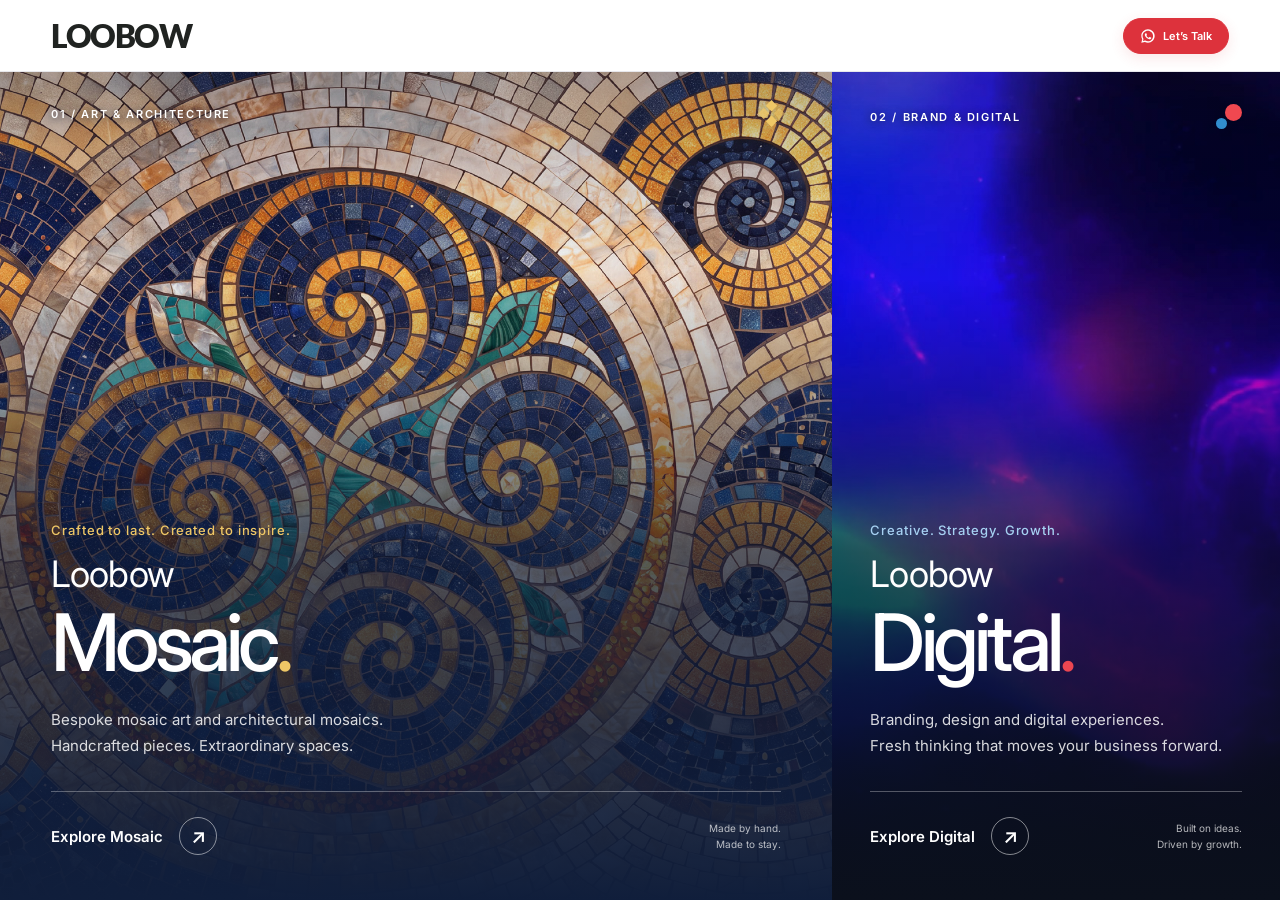
<file: index.html>
<!DOCTYPE html>
<html lang="en">

<head>
  <meta charset="utf-8">
  <meta name="viewport" content="width=device-width, initial-scale=1">
  <title>Loobow | Bespoke Mosaic Art &amp; Digital Creativity</title>
  <meta name="description" content="Explore Loobow Mosaic for bespoke mosaic art and architectural mosaics, or Loobow Digital for branding, design and digital marketing.">
  <meta name="theme-color" content="#ffffff">
  <meta property="og:title" content="Loobow | Bespoke Mosaic Art &amp; Digital Creativity">
  <meta property="og:description" content="Explore Loobow Mosaic for bespoke mosaic art and architectural mosaics, or Loobow Digital for branding, design and digital marketing.">
  <meta property="og:image" content="https://loobow.com/images/social-preview.png">
  <meta property="og:url" content="https://loobow.com/">
  <link rel="canonical" href="https://loobow.com/">
  <meta property="og:type" content="website">
  <link rel="icon" href="favicon.ico" type="image/x-icon">
  <link rel="preload" href="images/home/mosaic-cover.jpg" as="image">
  <link rel="preload" href="images/home/digital-video-still.jpg" as="image">
  <link rel="stylesheet" href="css/welcome.css">
  <script src="js/welcome.js" defer></script>

  <meta name="robots" content="index, follow, max-image-preview:large">
  <meta property="og:site_name" content="Loobow">
  <meta property="og:image:width" content="1201">
  <meta property="og:image:height" content="631">
  <meta property="og:image:alt" content="Loobow brand and creative services">
  <meta name="twitter:card" content="summary_large_image">
  <meta name="twitter:title" content="Loobow | Bespoke Mosaic Art &amp; Digital Creativity">
  <meta name="twitter:description" content="Explore Loobow Mosaic for bespoke mosaic art and architectural mosaics, or Loobow Digital for branding, design and digital marketing.">
  <meta name="twitter:image" content="https://loobow.com/images/social-preview.png">
  <meta name="twitter:image:alt" content="Loobow brand and creative services">
  <script type="application/ld+json">
  {
    "@context": "https://schema.org",
    "@graph": [
      {
        "@type": "Organization",
        "@id": "https://loobow.com/#organization",
        "name": "Loobow",
        "url": "https://loobow.com/",
        "email": "info@loobow.com",
        "telephone": "+971557991690",
        "subOrganization": [
          {
            "@id": "https://loobow.com/mosaic.html#organization"
          },
          {
            "@id": "https://loobow.com/digital.html#organization"
          }
        ]
      },
      {
        "@type": "WebSite",
        "@id": "https://loobow.com/#website",
        "url": "https://loobow.com/",
        "name": "Loobow",
        "inLanguage": "en",
        "publisher": {
          "@id": "https://loobow.com/#organization"
        }
      },
      {
        "@type": "Organization",
        "@id": "https://loobow.com/mosaic.html#organization",
        "name": "Loobow Mosaic",
        "url": "https://loobow.com/mosaic.html",
        "description": "Discover bespoke mosaic art, architectural mosaics, Byzantine-inspired designs and custom portraits by Loobow Mosaic. Crafted for your space.",
        "email": "info@loobow.com",
        "telephone": "+971557991690",
        "parentOrganization": {
          "@id": "https://loobow.com/#organization"
        },
        "sameAs": [
          "https://www.instagram.com/loobowmosaic/"
        ]
      },
      {
        "@type": "Organization",
        "@id": "https://loobow.com/digital.html#organization",
        "name": "Loobow Digital",
        "url": "https://loobow.com/digital.html",
        "description": "Loobow Digital is a creative agency in Dubai offering branding, graphic design, digital marketing and web experiences that help businesses grow.",
        "email": "info@loobow.com",
        "telephone": "+971557991690",
        "parentOrganization": {
          "@id": "https://loobow.com/#organization"
        },
        "address": {
          "@type": "PostalAddress",
          "streetAddress": "IFZA Business Park",
          "addressLocality": "Dubai",
          "addressCountry": "AE"
        }
      },
      {
        "@type": "CollectionPage",
        "@id": "https://loobow.com/#webpage",
        "url": "https://loobow.com/",
        "name": "Loobow | Bespoke Mosaic Art & Digital Creativity",
        "description": "Explore Loobow Mosaic for bespoke mosaic art and architectural mosaics, or Loobow Digital for branding, design and digital marketing.",
        "inLanguage": "en",
        "isPartOf": {
          "@id": "https://loobow.com/#website"
        },
        "about": {
          "@id": "https://loobow.com/#organization"
        },
        "mainEntity": {
          "@id": "https://loobow.com/#divisions"
        }
      },
      {
        "@type": "ItemList",
        "@id": "https://loobow.com/#divisions",
        "name": "Explore Loobow",
        "itemListElement": [
          {
            "@type": "ListItem",
            "position": 1,
            "name": "Loobow Mosaic",
            "url": "https://loobow.com/mosaic.html"
          },
          {
            "@type": "ListItem",
            "position": 2,
            "name": "Loobow Digital",
            "url": "https://loobow.com/digital.html"
          }
        ]
      }
    ]
  }
  </script>
</head>

<body class="welcome-page">
  <div id="preloader" hidden role="status" aria-label="Loading Loobow">
    <video muted loop playsinline preload="auto" aria-hidden="true" tabindex="-1">
      <source src="images/mockup_454_825.webm" type="video/webm">
    </video>
  </div>
  <a class="skip-link" href="#choose-your-world">Skip to our two worlds</a>

  <header class="welcome-header">
    <h1 class="welcome-brand"><a class="loobow-wordmark" href="/" aria-label="Loobow home">LOOBOW</a></h1>
    <a class="welcome-whatsapp" href="https://wa.me/971557991690" target="_blank" rel="noopener" aria-label="Let’s Talk on WhatsApp">
      <svg xmlns="http://www.w3.org/2000/svg" viewBox="0 0 32 32" fill="currentColor" aria-hidden="true" focusable="false"><path d="M16 2.667c-7.36 0-13.333 5.973-13.333 13.333 0 2.347.64 4.64 1.84 6.64l-1.92 7.04 7.2-1.893c1.92 1.067 4.093 1.627 6.213 1.627 7.36 0 13.333-5.973 13.333-13.333S23.36 2.667 16 2.667zm0 24c-1.947 0-3.84-.52-5.493-1.507l-.4-.24-4.267 1.12 1.147-4.147-.267-.427c-1.04-1.667-1.6-3.587-1.6-5.6 0-5.787 4.72-10.507 10.507-10.507s10.507 4.72 10.507 10.507S21.787 26.667 16 26.667zm5.867-7.627c-.32-.16-1.893-.933-2.187-1.04-.293-.107-.507-.16-.72.16-.213.32-.827 1.04-1.013 1.253-.187.213-.373.24-.693.08-.32-.16-1.347-.497-2.56-1.587-.947-.84-1.587-1.88-1.773-2.2-.187-.32-.02-.493.14-.653.147-.147.32-.373.48-.56.16-.187.213-.32.32-.533.107-.213.053-.4-.027-.56-.08-.16-.72-1.733-.987-2.373-.26-.627-.52-.547-.72-.547-.187 0-.4-.027-.613-.027-.213 0-.56.08-.853.4-.293.32-1.12 1.093-1.12 2.667 0 1.573 1.147 3.093 1.307 3.307.16.213 2.253 3.44 5.467 4.827.76.327 1.353.52 1.813.667.76.24 1.453.207 2 .127.613-.093 1.893-.773 2.16-1.52.267-.747.267-1.387.187-1.52-.08-.133-.293-.213-.613-.373z" /></svg>
      <span>Let&rsquo;s Talk</span>
    </a>
  </header>

  <main id="choose-your-world" aria-label="Explore Loobow Mosaic and Loobow Digital">
    <div class="worlds" aria-label="Explore the Loobow divisions">
      <!-- Replace this image with your Mosaic visual. See HOME-IMAGES.md. -->
      <a class="world world--mosaic" href="/mosaic.html" aria-labelledby="mosaic-title mosaic-action" aria-describedby="mosaic-description">
        <img class="world-image" src="images/home/mosaic-cover.jpg" width="2567" height="1433" alt="" fetchpriority="high">
        <div class="world-shade" aria-hidden="true"></div>
        <div class="world-topline" aria-hidden="true">
          <span>01 / Art &amp; architecture</span>
          <span class="world-symbol mosaic-symbol"><i></i><i></i><i></i><i></i></span>
        </div>
        <div class="world-content">
          <p class="world-kicker">Crafted to last. Created to inspire.</p>
          <h2 id="mosaic-title"><span>Loobow</span> Mosaic<span class="title-dot">.</span></h2>
          <p class="world-description" id="mosaic-description">Bespoke mosaic art and architectural mosaics.<br> Handcrafted pieces. Extraordinary spaces.</p>
          <div class="world-bottomline">
            <span class="world-action" id="mosaic-action">Explore Mosaic <span aria-hidden="true">&#8599;</span></span>
            <span class="world-caption" aria-hidden="true">Made by hand.<br>Made to stay.</span>
          </div>
        </div>
      </a>

      <!-- Replace this image with your Digital visual. See HOME-IMAGES.md. -->
      <a class="world world--digital" href="/digital.html" aria-labelledby="digital-title digital-action" aria-describedby="digital-description">
        <img class="world-image" src="images/home/digital-video-still.jpg" width="1920" height="1080" alt="" fetchpriority="high">
        <div class="world-shade" aria-hidden="true"></div>
        <div class="world-topline" aria-hidden="true">
          <span>02 / Brand &amp; digital</span>
          <span class="world-symbol digital-symbol"><i></i><i></i></span>
        </div>
        <div class="world-content">
          <p class="world-kicker">Creative. Strategy. Growth.</p>
          <h2 id="digital-title"><span>Loobow</span> Digital<span class="title-dot">.</span></h2>
          <p class="world-description" id="digital-description">Branding, design and digital experiences.<br> Fresh thinking that moves your business forward.</p>
          <div class="world-bottomline">
            <span class="world-action" id="digital-action">Explore Digital <span aria-hidden="true">&#8599;</span></span>
            <span class="world-caption" aria-hidden="true">Built on ideas.<br>Driven by growth.</span>
          </div>
        </div>
      </a>
    </div>
  </main>

</body>

</html>
</file>
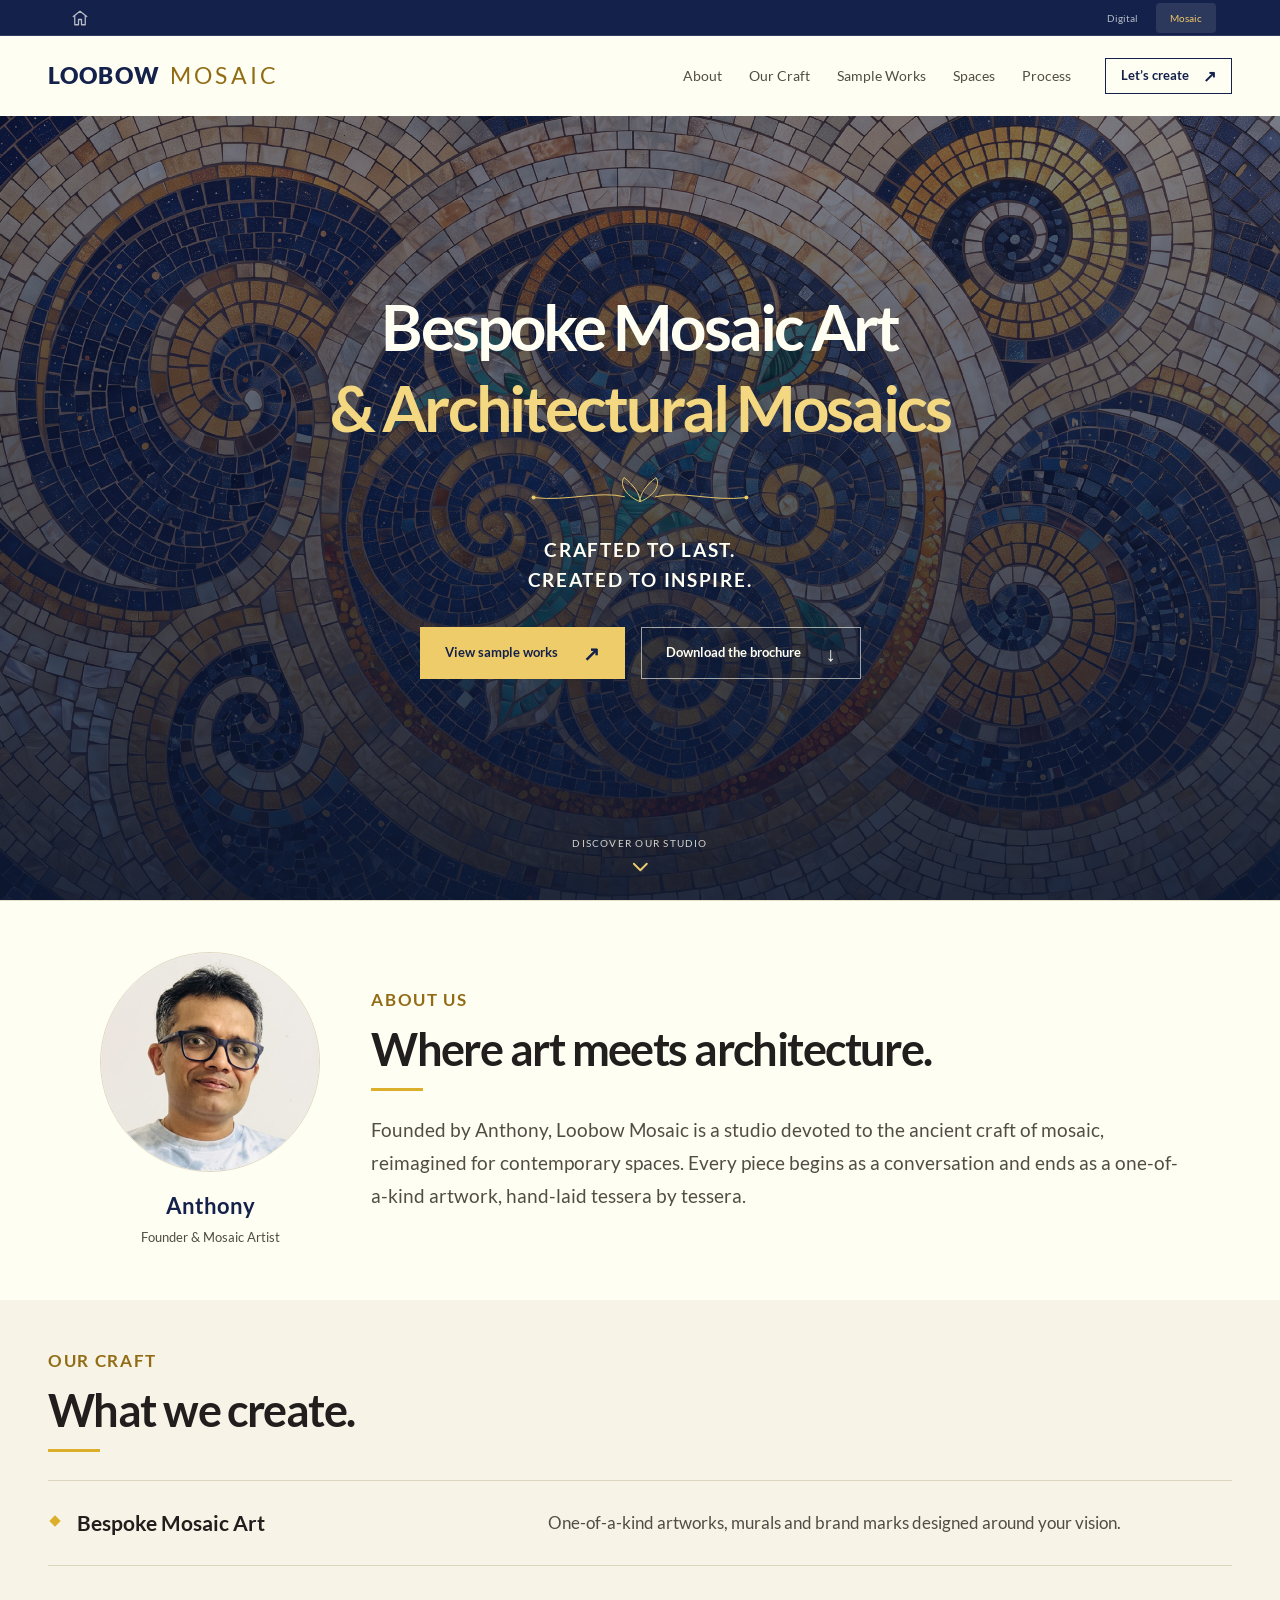
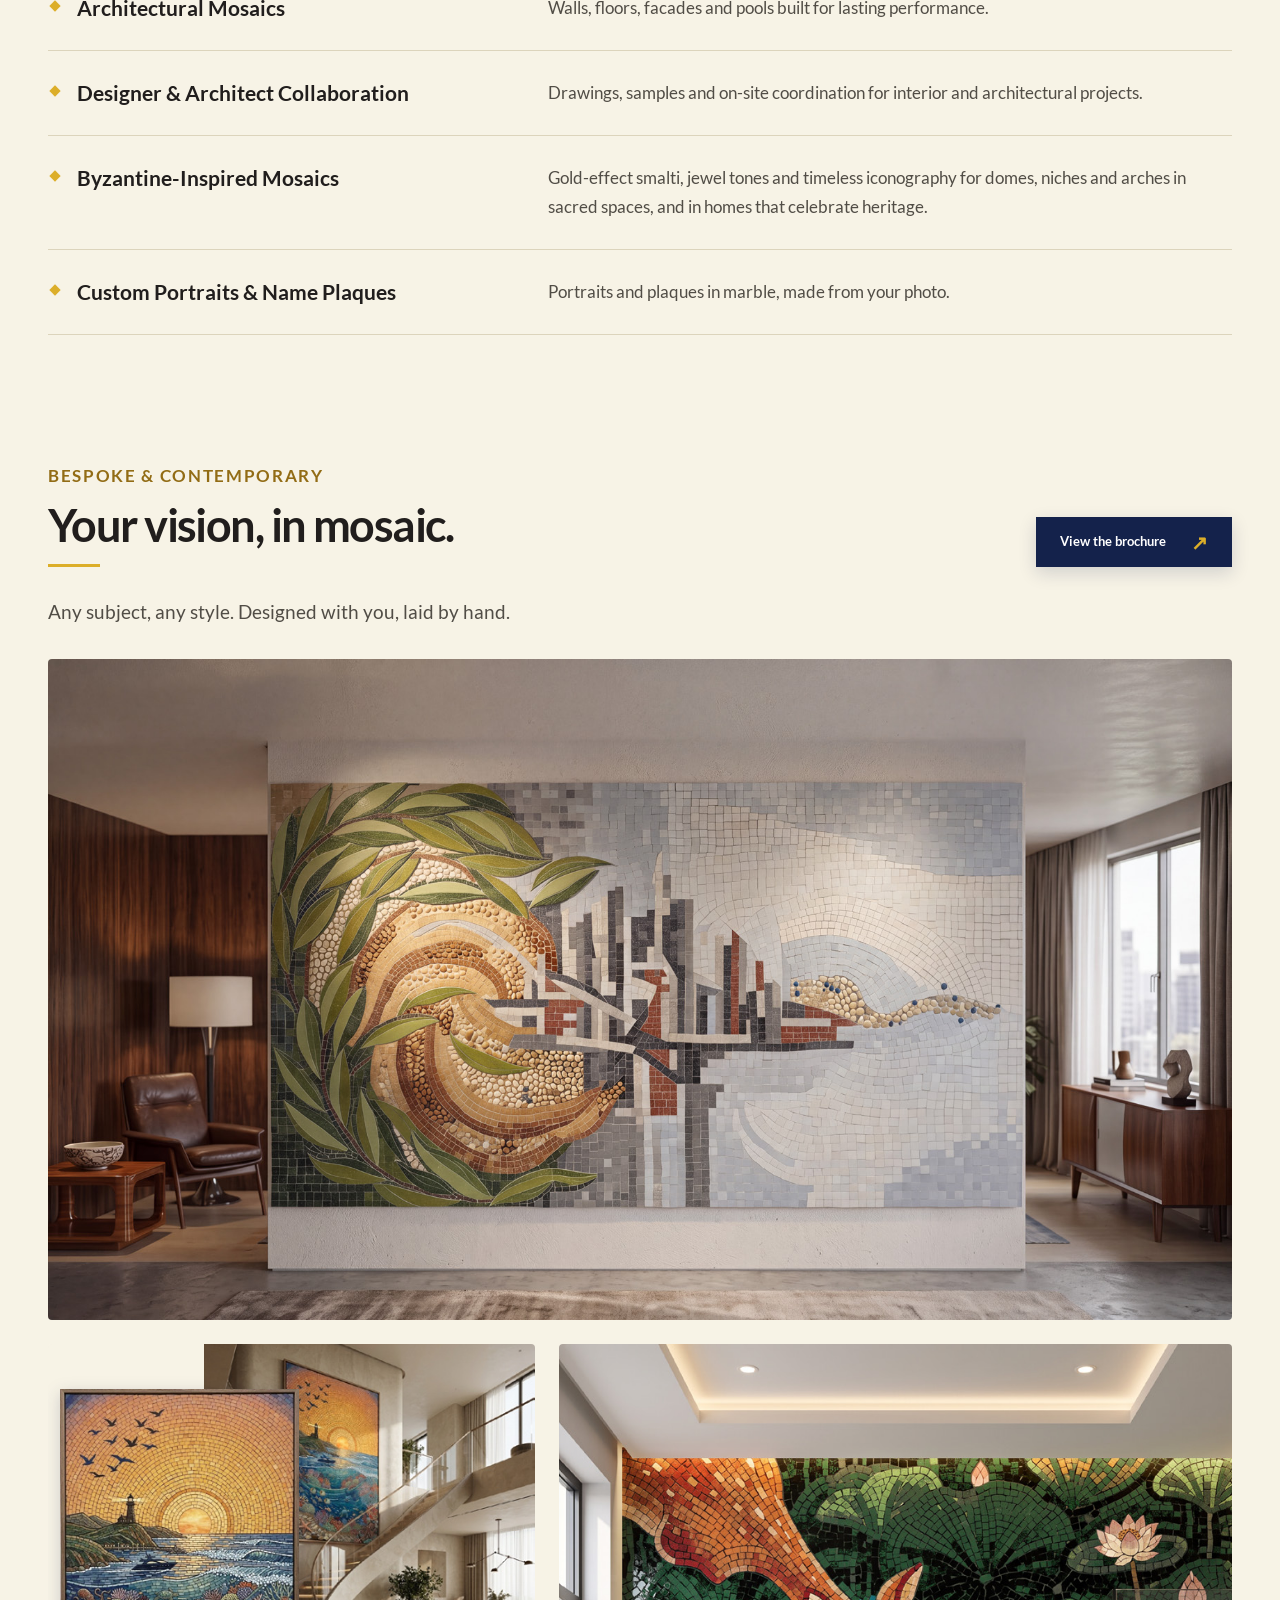
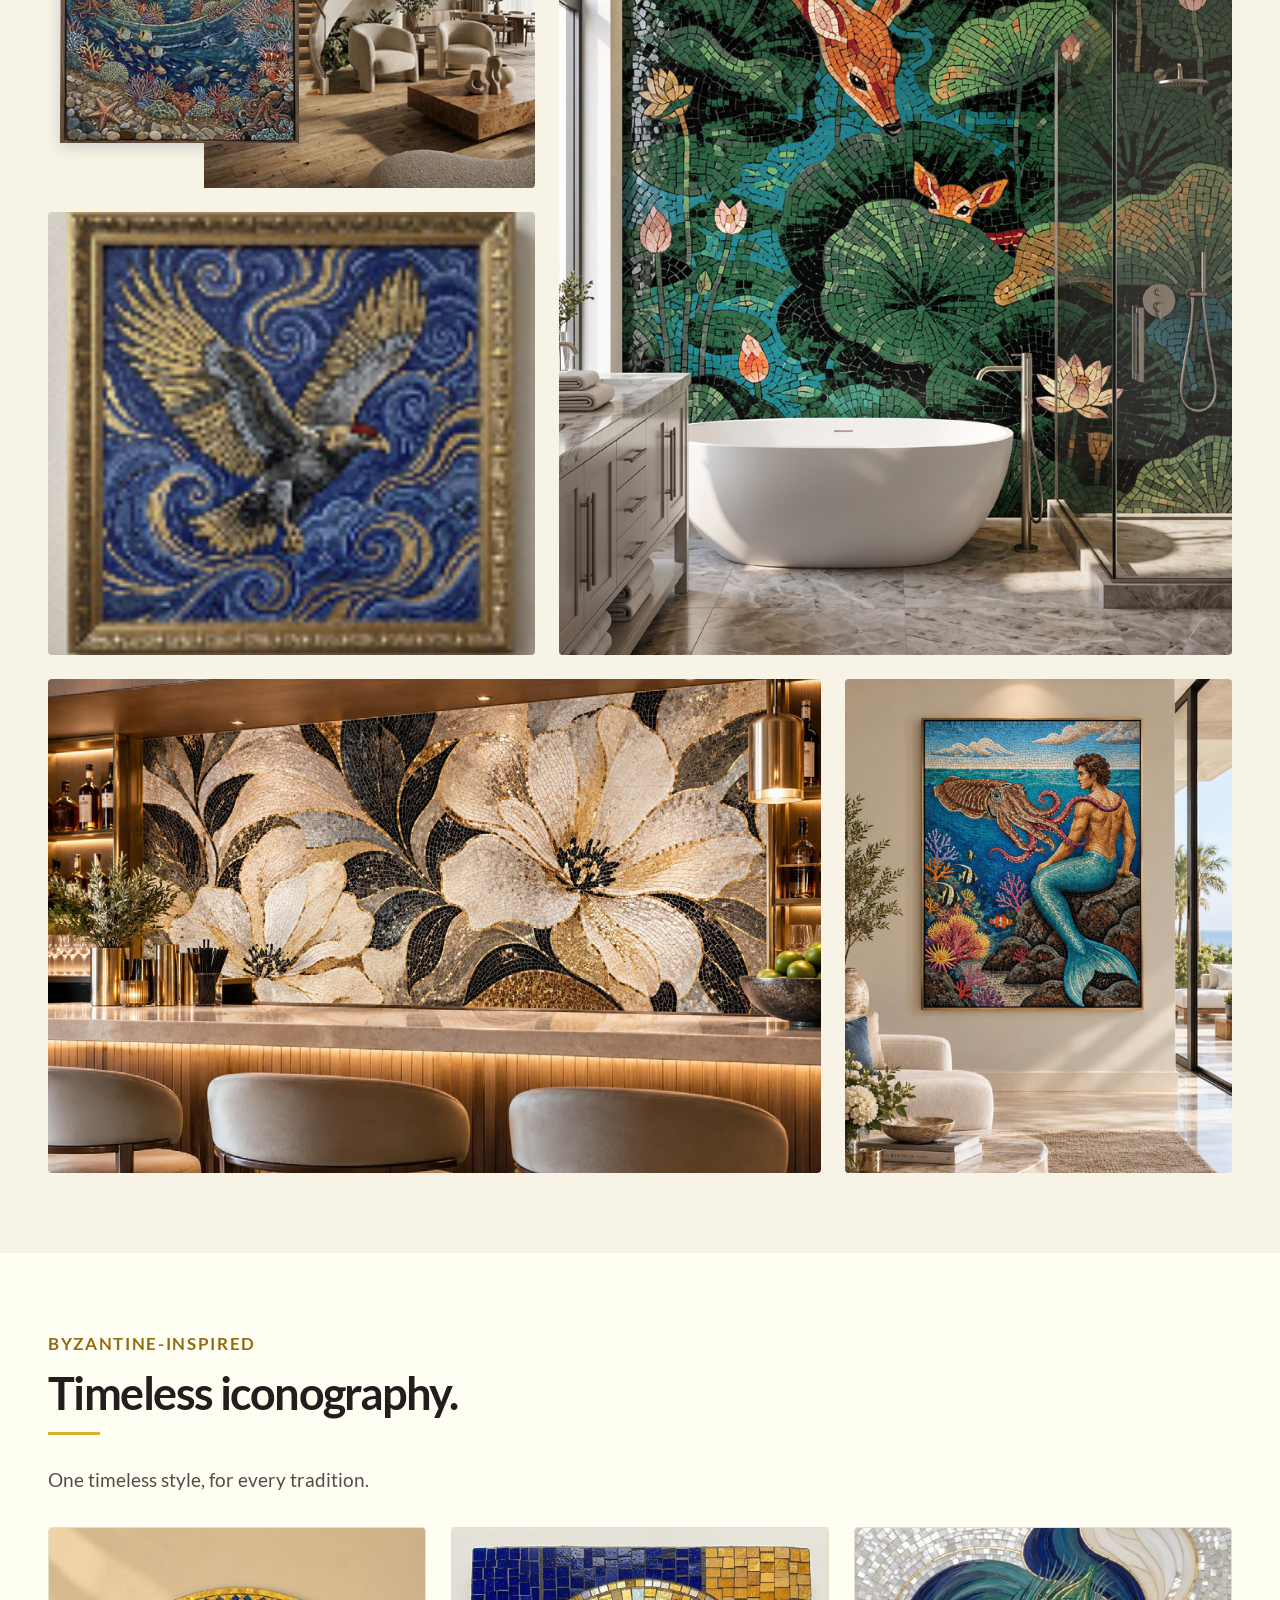
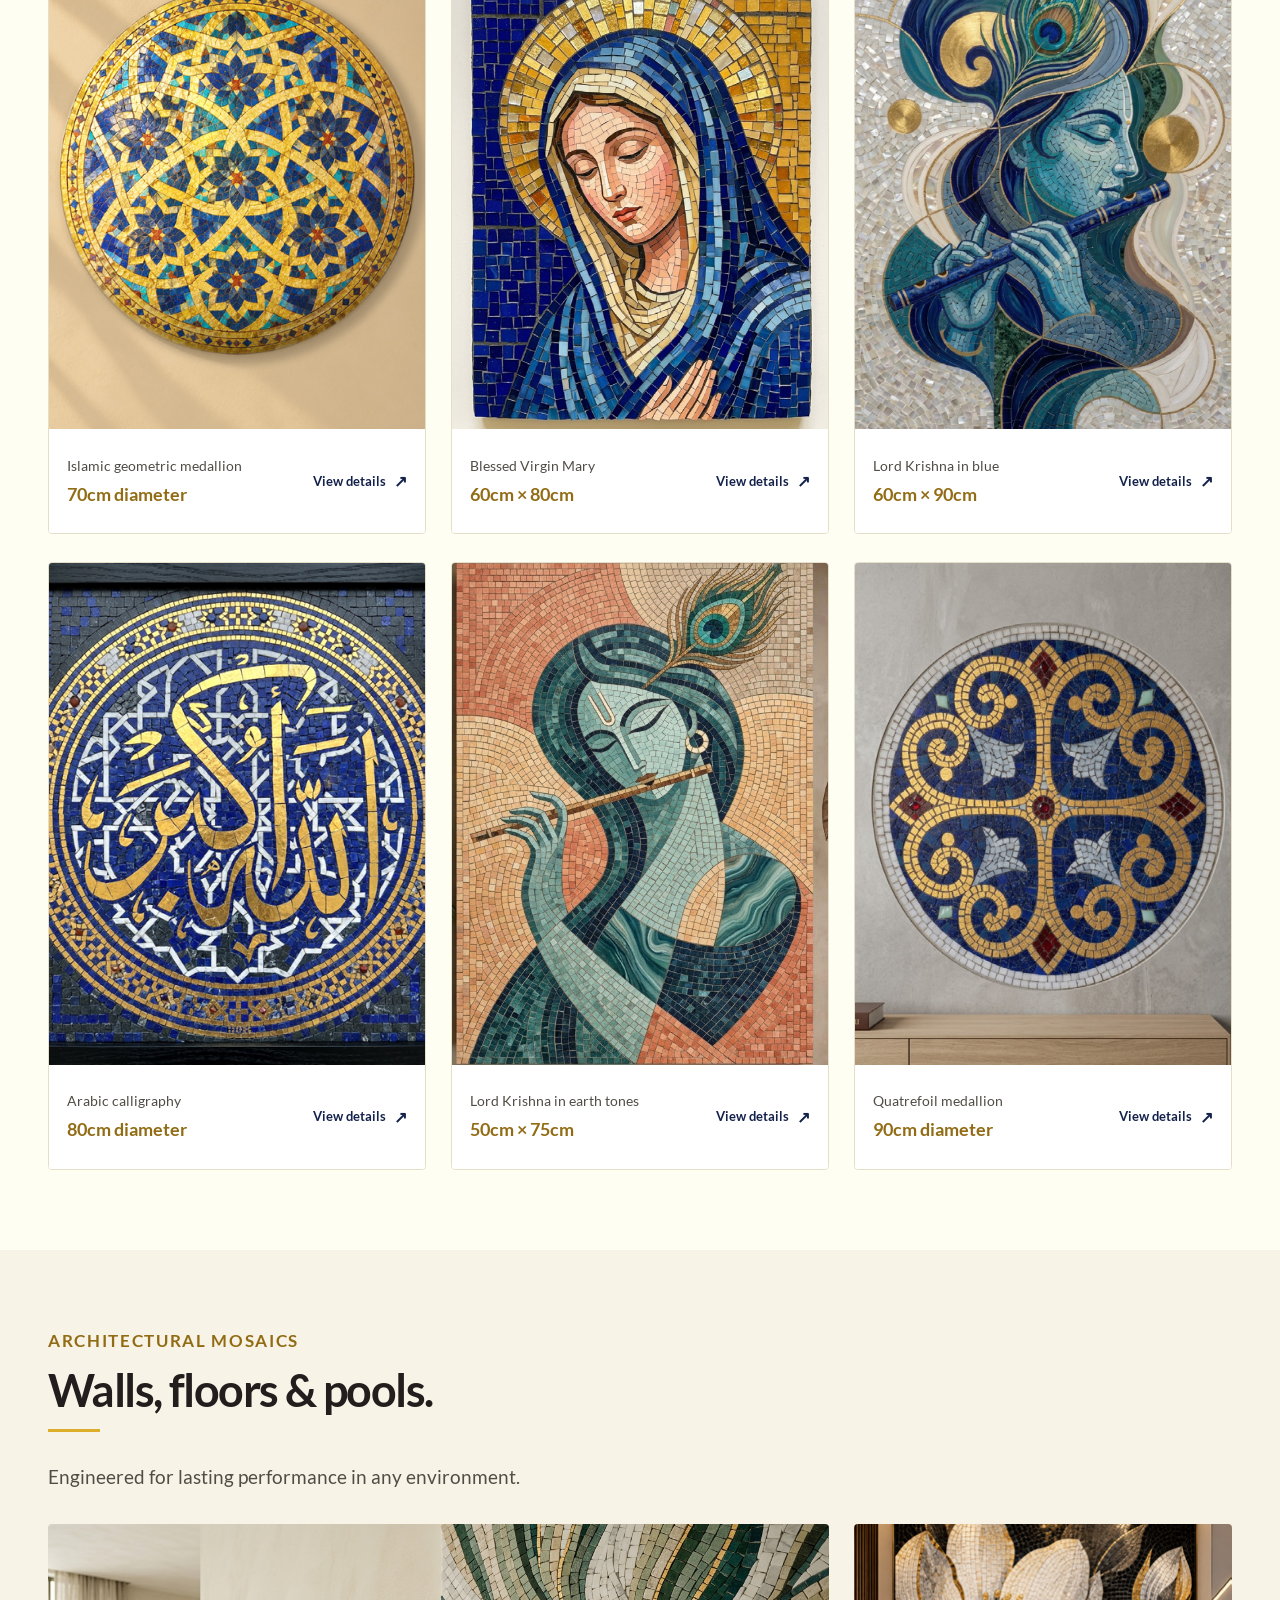
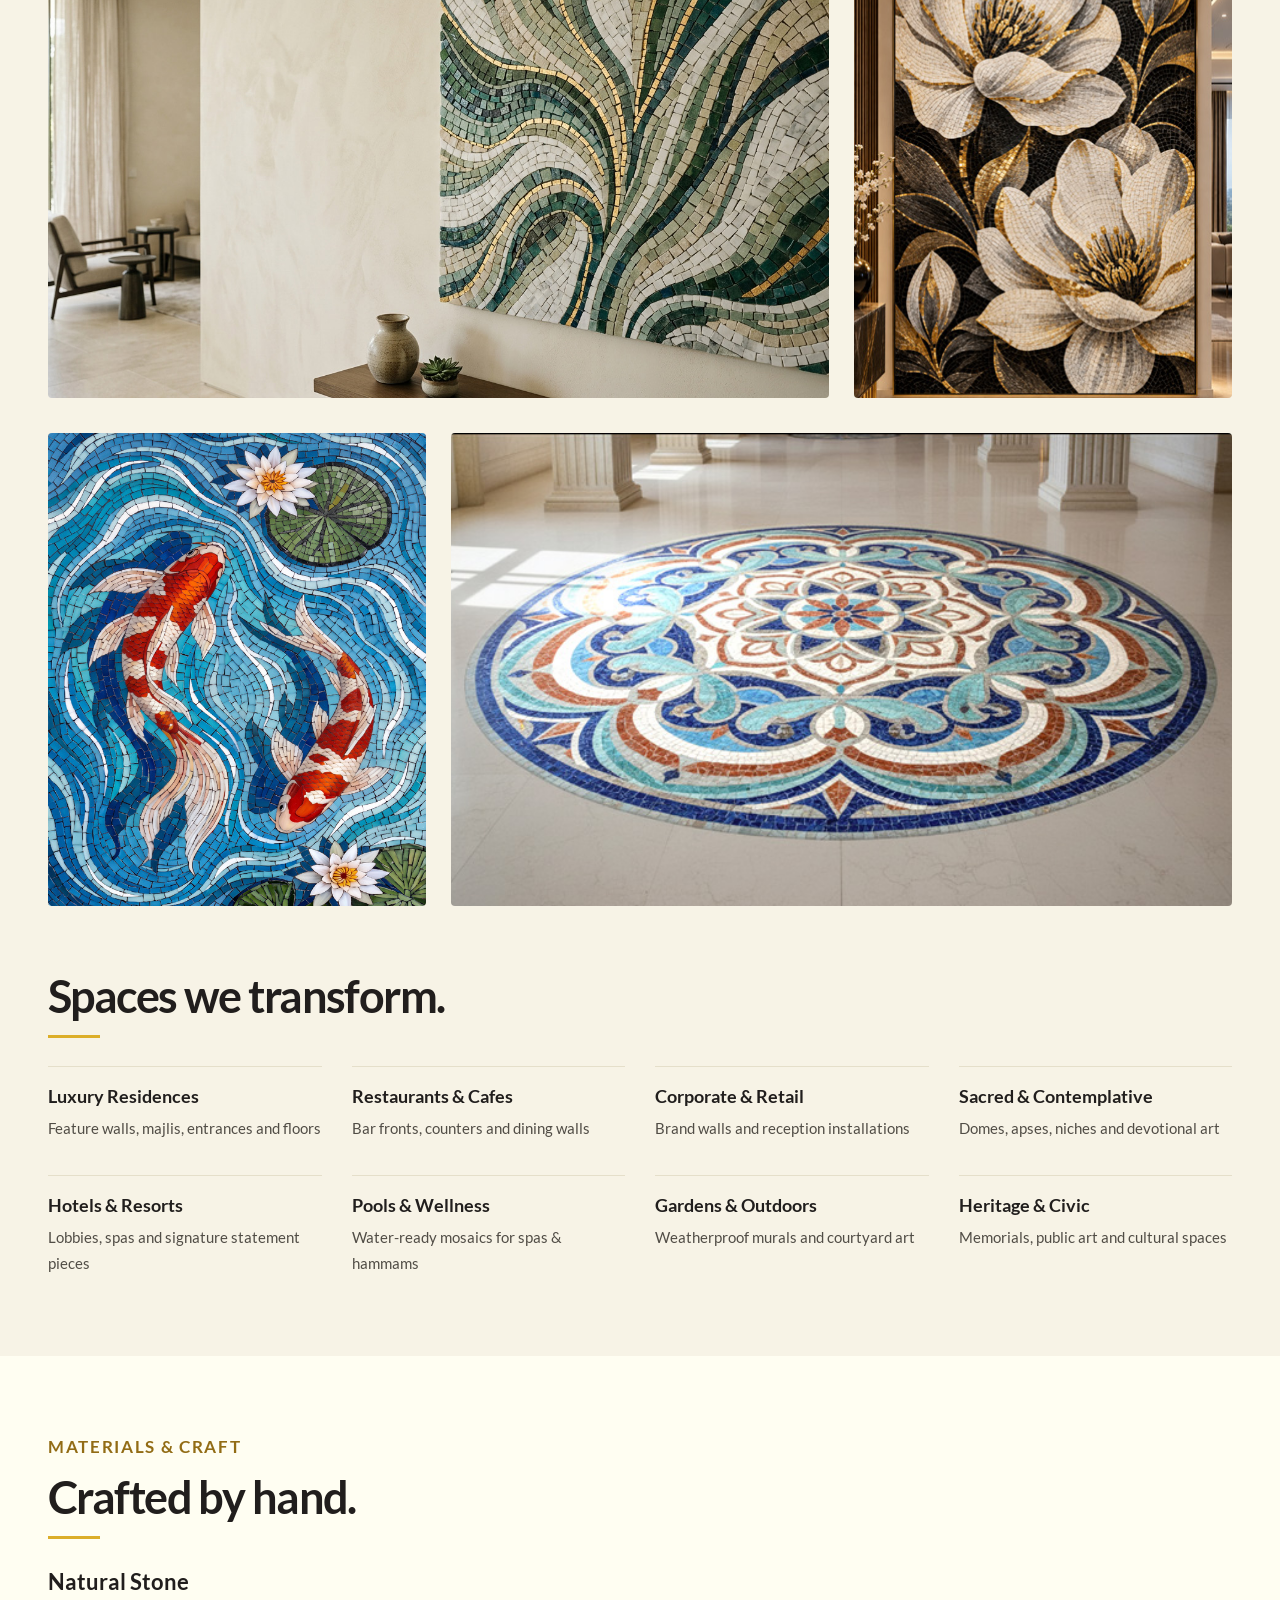
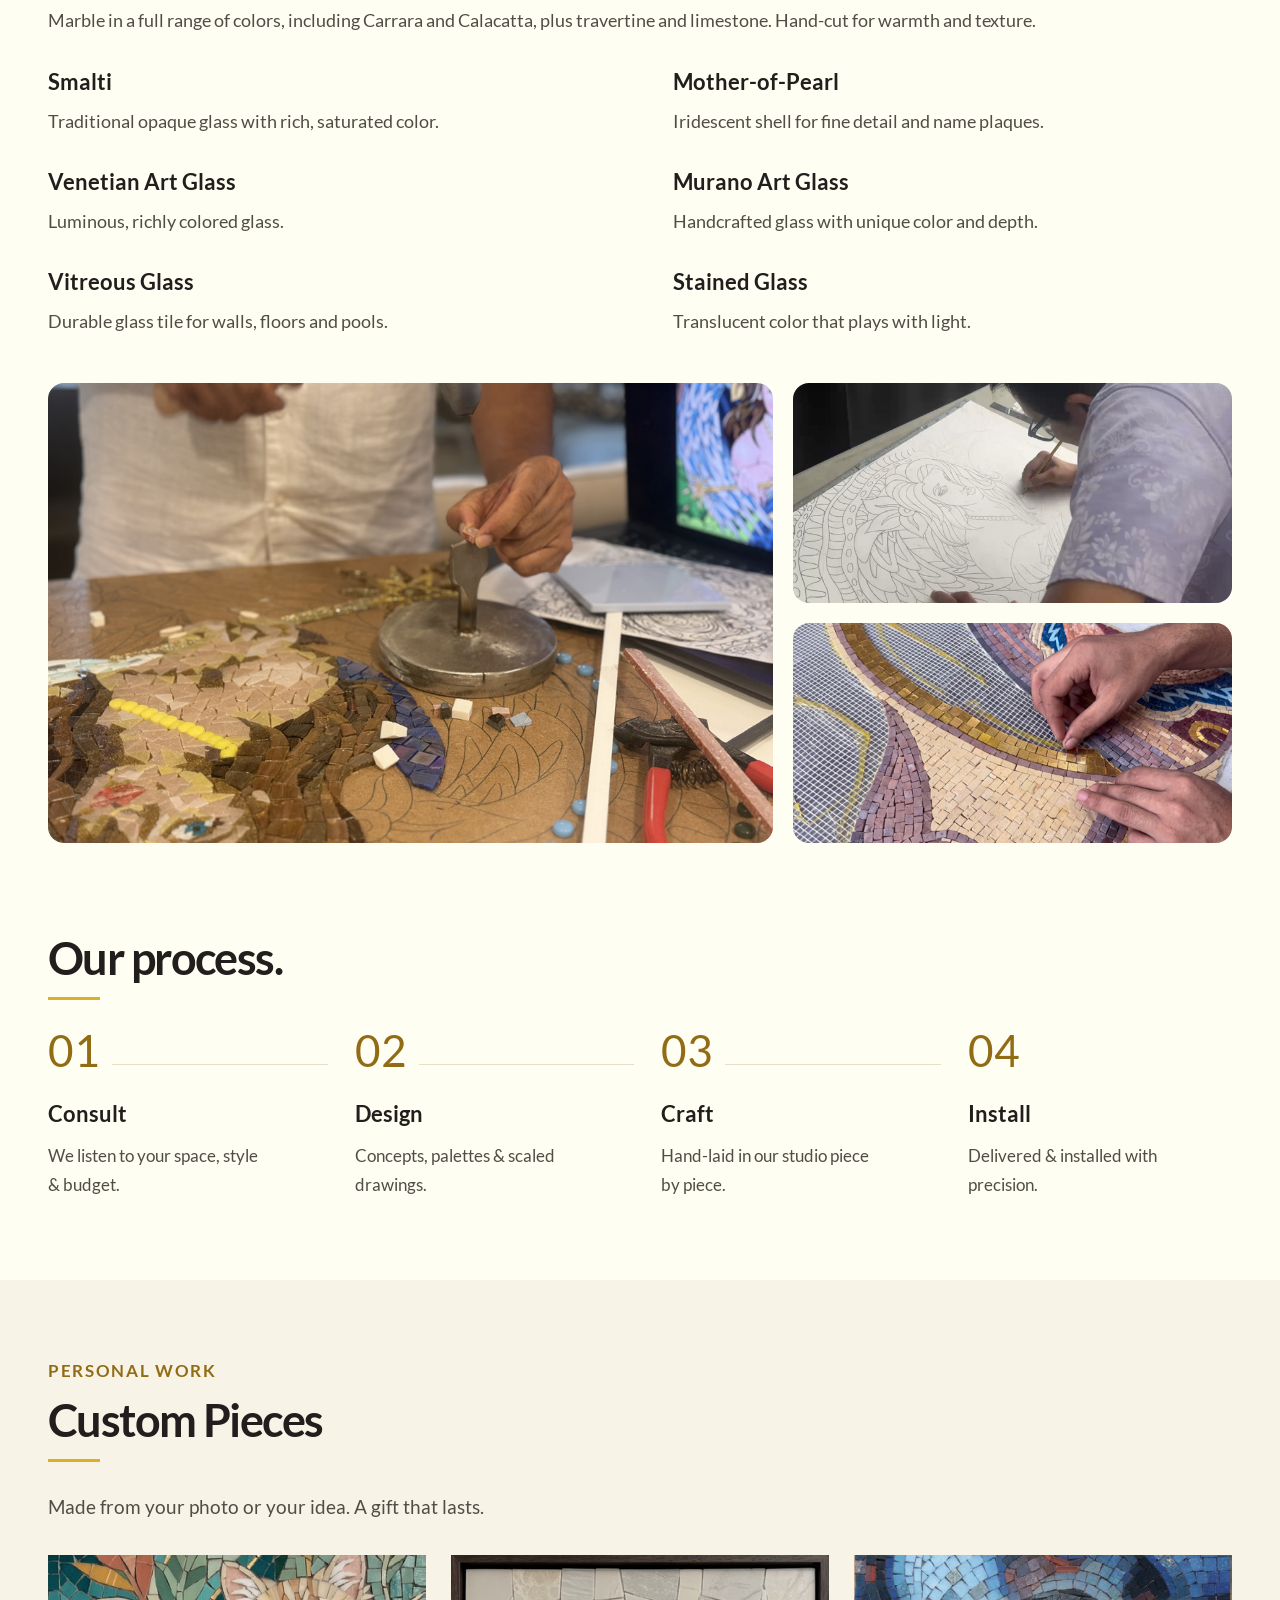
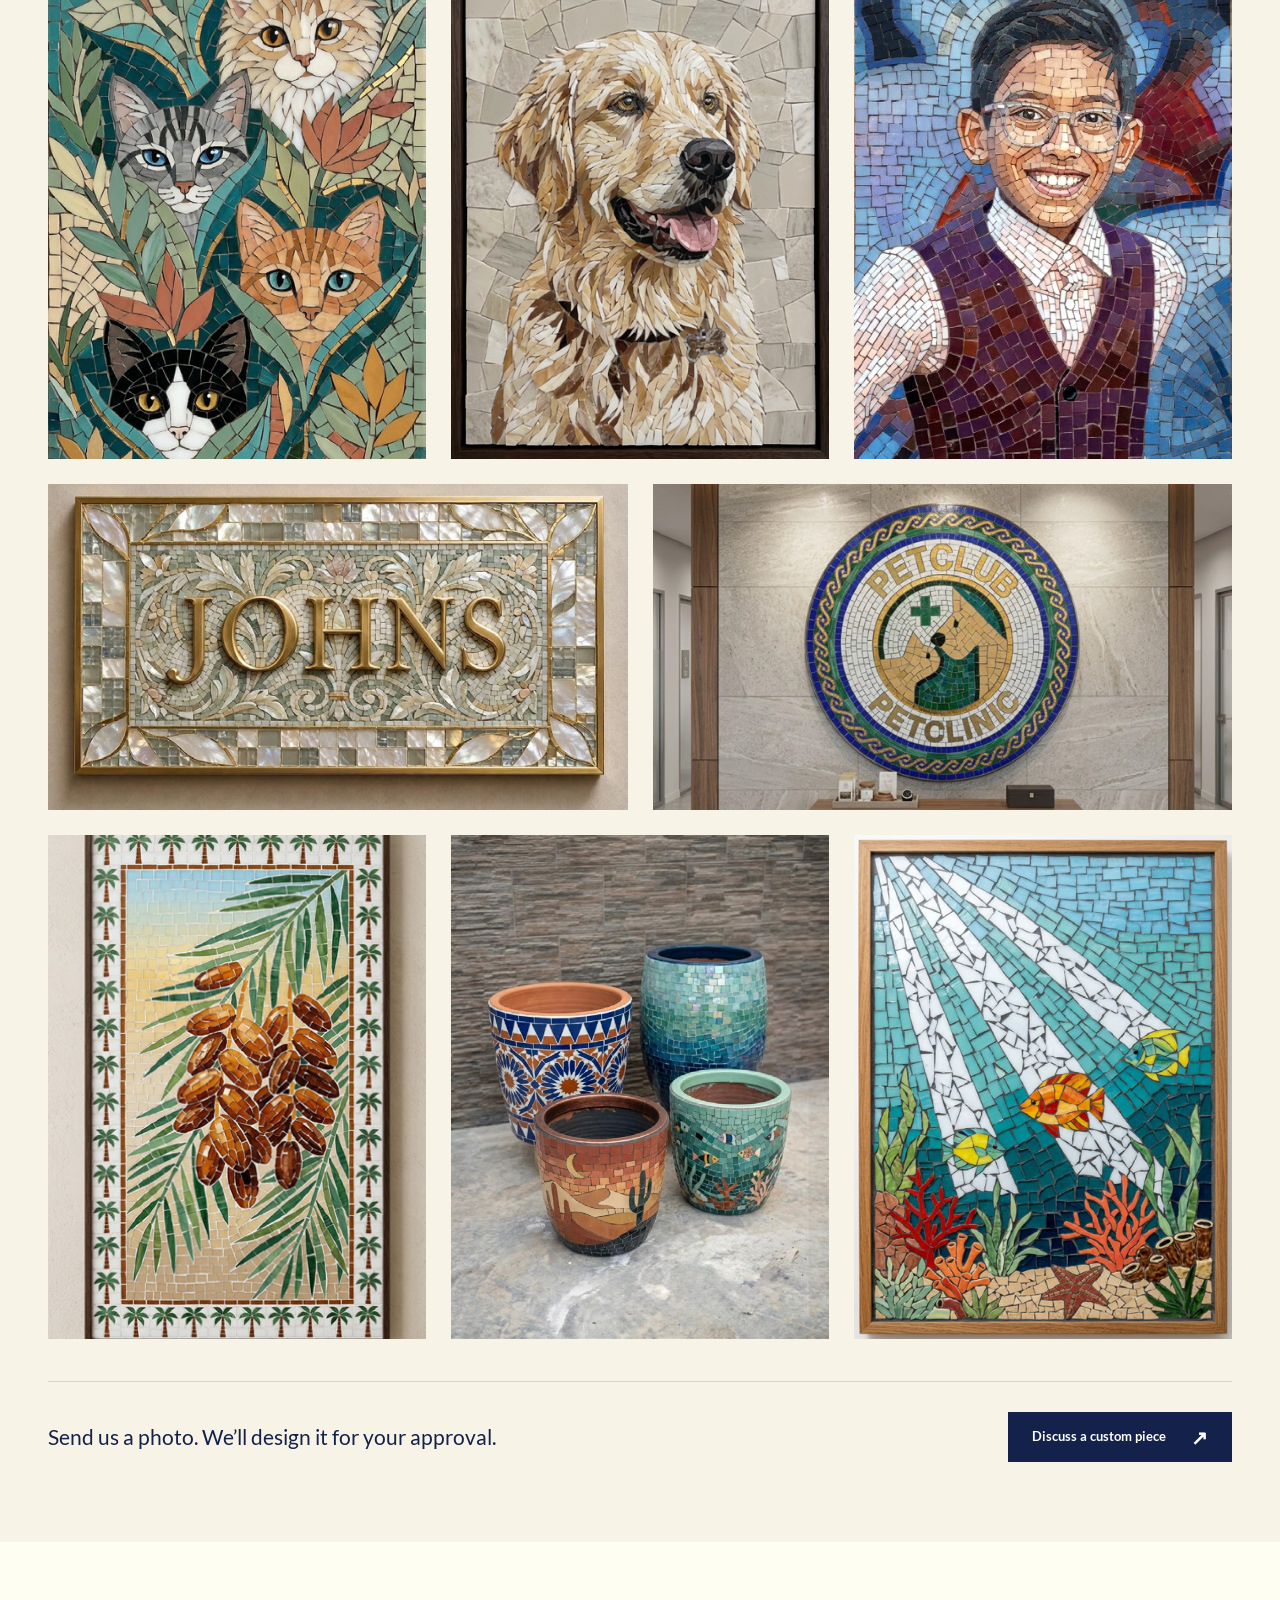
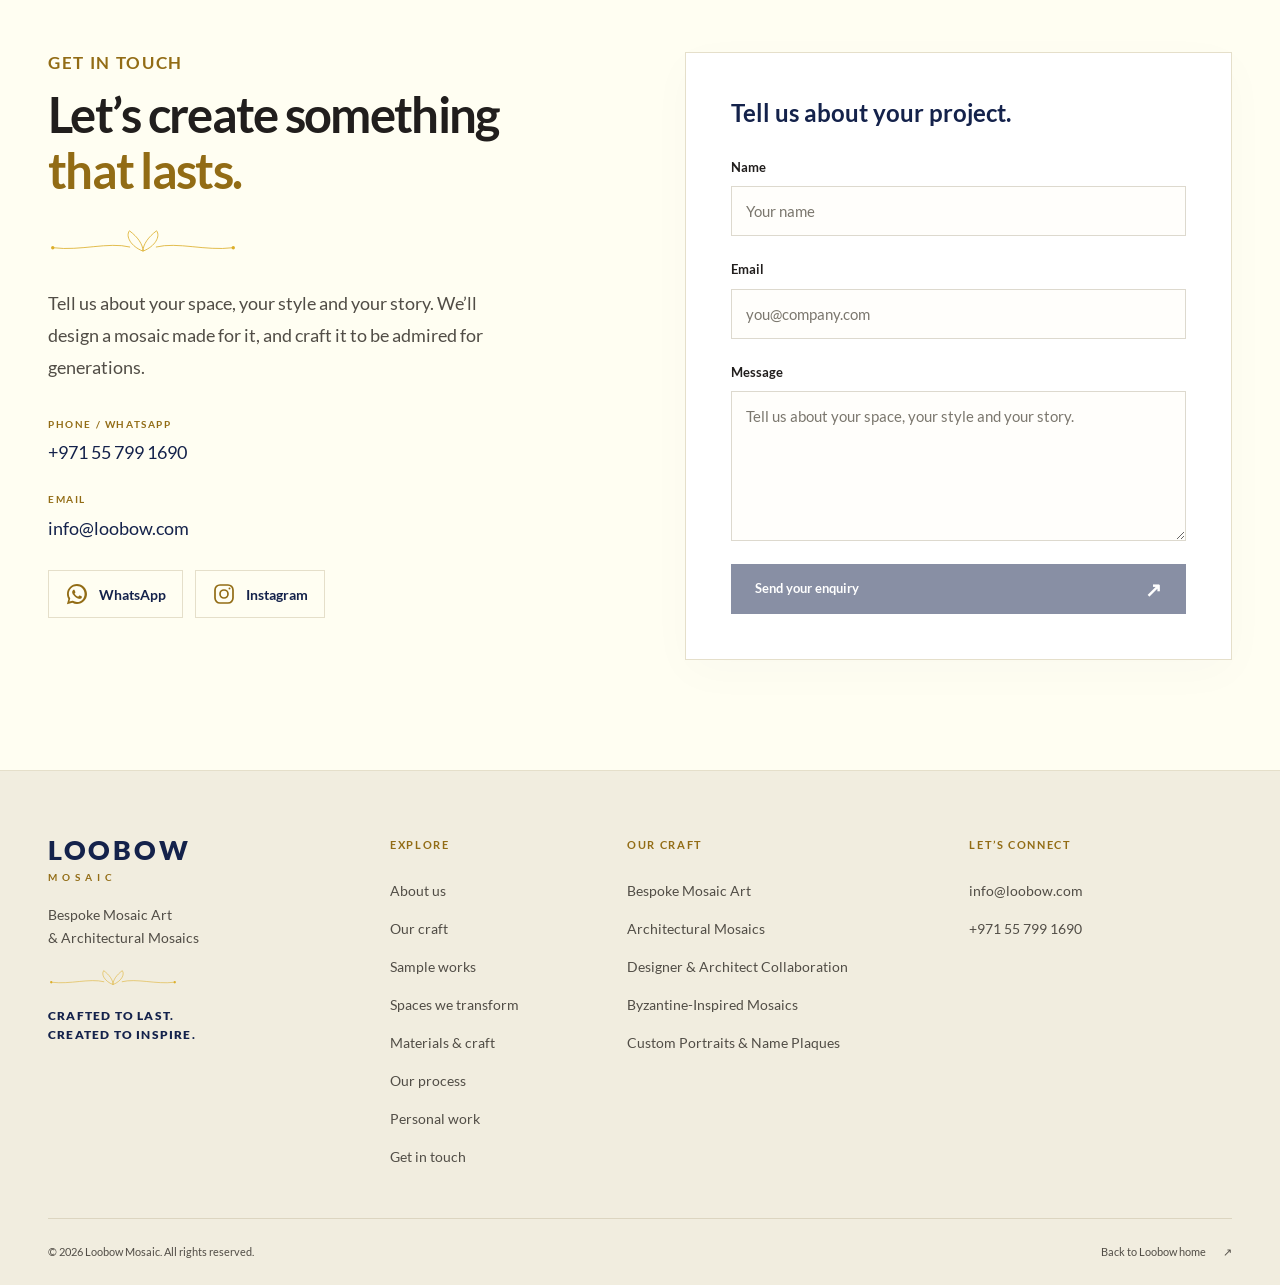
<file: mosaic.html>
<!DOCTYPE html>
<html lang="en">

<head>
  <meta charset="utf-8">
  <meta name="viewport" content="width=device-width, initial-scale=1">
  <title>Loobow Mosaic | Bespoke Art &amp; Architectural Mosaics</title>
  <meta name="description" content="Discover bespoke mosaic art, architectural mosaics, Byzantine-inspired designs and custom portraits by Loobow Mosaic. Crafted for your space.">
  <meta name="theme-color" content="#fffef2">
  <meta property="og:title" content="Loobow Mosaic | Bespoke Art &amp; Architectural Mosaics">
  <meta property="og:description" content="Discover bespoke mosaic art, architectural mosaics, Byzantine-inspired designs and custom portraits by Loobow Mosaic. Crafted for your space.">
  <meta property="og:image" content="https://loobow.com/images/home/mosaic-cover.jpg">
  <meta property="og:url" content="https://loobow.com/mosaic.html">
  <meta property="og:type" content="website">
  <link rel="canonical" href="https://loobow.com/mosaic.html">
  <link rel="icon" href="favicon.ico" type="image/x-icon">
  <link rel="preload" href="images/home/mosaic-cover.jpg" as="image">
  <link rel="stylesheet" href="css/mosaic.css">
  <link rel="stylesheet" href="css/divisions.css">
  <script src="js/mosaic.js" defer></script>

  <meta name="robots" content="index, follow, max-image-preview:large">
  <meta property="og:site_name" content="Loobow">
  <meta property="og:image:width" content="2567">
  <meta property="og:image:height" content="1433">
  <meta property="og:image:alt" content="Navy and gold spiral mosaics with turquoise and green leaf details">
  <meta name="twitter:card" content="summary_large_image">
  <meta name="twitter:title" content="Loobow Mosaic | Bespoke Art &amp; Architectural Mosaics">
  <meta name="twitter:description" content="Discover bespoke mosaic art, architectural mosaics, Byzantine-inspired designs and custom portraits by Loobow Mosaic. Crafted for your space.">
  <meta name="twitter:image" content="https://loobow.com/images/home/mosaic-cover.jpg">
  <meta name="twitter:image:alt" content="Navy and gold spiral mosaics with turquoise and green leaf details">
  <script type="application/ld+json">
  {
    "@context": "https://schema.org",
    "@graph": [
      {
        "@type": "Organization",
        "@id": "https://loobow.com/#organization",
        "name": "Loobow",
        "url": "https://loobow.com/",
        "email": "info@loobow.com",
        "telephone": "+971557991690",
        "subOrganization": [
          {
            "@id": "https://loobow.com/mosaic.html#organization"
          },
          {
            "@id": "https://loobow.com/digital.html#organization"
          }
        ]
      },
      {
        "@type": "WebSite",
        "@id": "https://loobow.com/#website",
        "url": "https://loobow.com/",
        "name": "Loobow",
        "inLanguage": "en",
        "publisher": {
          "@id": "https://loobow.com/#organization"
        }
      },
      {
        "@type": "Organization",
        "@id": "https://loobow.com/mosaic.html#organization",
        "name": "Loobow Mosaic",
        "url": "https://loobow.com/mosaic.html",
        "description": "Discover bespoke mosaic art, architectural mosaics, Byzantine-inspired designs and custom portraits by Loobow Mosaic. Crafted for your space.",
        "email": "info@loobow.com",
        "telephone": "+971557991690",
        "parentOrganization": {
          "@id": "https://loobow.com/#organization"
        },
        "sameAs": [
          "https://www.instagram.com/loobowmosaic/"
        ]
      },
      {
        "@type": "WebPage",
        "@id": "https://loobow.com/mosaic.html#webpage",
        "url": "https://loobow.com/mosaic.html",
        "name": "Loobow Mosaic | Bespoke Art & Architectural Mosaics",
        "description": "Discover bespoke mosaic art, architectural mosaics, Byzantine-inspired designs and custom portraits by Loobow Mosaic. Crafted for your space.",
        "inLanguage": "en",
        "isPartOf": {
          "@id": "https://loobow.com/#website"
        },
        "about": {
          "@id": "https://loobow.com/mosaic.html#organization"
        },
        "mainEntity": {
          "@id": "https://loobow.com/mosaic.html#organization"
        },
        "breadcrumb": {
          "@id": "https://loobow.com/mosaic.html#breadcrumb"
        },
        "primaryImageOfPage": {
          "@type": "ImageObject",
          "url": "https://loobow.com/images/home/mosaic-cover.jpg",
          "width": 2567,
          "height": 1433
        }
      },
      {
        "@type": "BreadcrumbList",
        "@id": "https://loobow.com/mosaic.html#breadcrumb",
        "itemListElement": [
          {
            "@type": "ListItem",
            "position": 1,
            "name": "Loobow",
            "item": "https://loobow.com/"
          },
          {
            "@type": "ListItem",
            "position": 2,
            "name": "Loobow Mosaic",
            "item": "https://loobow.com/mosaic.html"
          }
        ]
      }
    ]
  }
  </script>
</head>

<body class="mosaic-page">
  <a class="skip-link" href="#main">Skip to content</a>

  <svg class="svg-definitions" xmlns="http://www.w3.org/2000/svg" aria-hidden="true">
    <symbol id="mosaic-flourish" viewBox="0 0 280 44">
      <g fill="none" stroke="currentColor" stroke-width="1.2">
        <path d="M8 29C48 34 89 20 121 28M159 28c32-8 73 6 113 1M140 34c-18-7-26-22-20-30 12 9 20 20 20 30Zm0 0c18-7 26-22 20-30-12 9-20 20-20 30Z" />
      </g>
      <g fill="currentColor"><circle cx="7" cy="29" r="2.5" /><circle cx="273" cy="29" r="2.5" /></g>
    </symbol>
  </svg>

  <nav class="division-bar" aria-label="Loobow divisions">
    <div class="division-bar-inner">
      <a class="division-home" href="/" aria-label="Loobow home" title="Loobow home"><svg viewBox="0 0 24 24" fill="none" stroke="currentColor" stroke-width="1.7" stroke-linecap="round" stroke-linejoin="round" aria-hidden="true" focusable="false"><path d="m3 10 9-7 9 7" /><path d="M5 9v12h5v-7h4v7h5V9" /></svg></a>
      <div class="division-options">
        <a class="division-link" href="/digital.html">Digital</a>
        <a class="division-link" href="/mosaic.html" aria-current="page">Mosaic</a>
      </div>
    </div>
  </nav>

  <header class="mosaic-header" id="mosaicHeader">
    <div class="container header-inner">
      <a class="mosaic-brand" href="#home" aria-label="Loobow Mosaic home">LOOBOW<span>MOSAIC</span></a>
      <nav class="mosaic-nav" id="mosaicNav" aria-label="Mosaic sections">
        <a href="#about"><span class="nav-label">About</span></a>
        <a href="#craft"><span class="nav-label">Our Craft</span></a>
        <a href="#work"><span class="nav-label">Sample Works</span></a>
        <a href="#spaces"><span class="nav-label">Spaces</span></a>
        <a href="#process"><span class="nav-label">Process</span></a>
        <a href="#contact" class="nav-contact button">Let&rsquo;s create <span aria-hidden="true">&#8599;</span></a>
      </nav>
      <button class="menu-toggle" id="menuToggle" type="button" aria-controls="mosaicNav" aria-expanded="false" aria-label="Open menu"><span></span><span></span></button>
    </div>
  </header>

  <main id="main">
    <section class="mosaic-hero" id="home" aria-labelledby="hero-title">
      <div class="hero-backdrop" aria-hidden="true">
        <img src="images/home/mosaic-cover.jpg" width="2567" height="1433" alt="" fetchpriority="high">
      </div>
      <div class="container hero-content">
        <div class="hero-copy">
          <h1 id="hero-title">Bespoke Mosaic Art <span>&amp; Architectural Mosaics</span></h1>
          <svg class="flourish" aria-hidden="true"><use href="#mosaic-flourish" /></svg>
          <p class="hero-tagline">Crafted to last.<br>Created to inspire.</p>
          <div class="hero-actions">
            <a class="button button-primary" href="#work">View sample works <span aria-hidden="true">&#8599;</span></a>
            <a class="button button-secondary" href="public/loobow-mosaic-brochure-8pages.pdf" download>Download the brochure <span aria-hidden="true">&#8595;</span></a>
          </div>
        </div>
      </div>
      <a class="hero-scroll" href="#about" aria-label="Discover our studio: scroll down to About us"><svg viewBox="0 0 24 24" fill="none" stroke="currentColor" stroke-width="1.7" stroke-linecap="round" stroke-linejoin="round" aria-hidden="true" focusable="false"><path d="m6 9 6 6 6-6" /></svg><span>Discover our studio</span></a>
    </section>

    <section class="section about-section" id="about" aria-labelledby="about-title">
      <div class="container">
        <div class="about-grid">
          <div class="about-copy">
            <div class="section-heading">
              <p class="eyebrow">About us</p>
              <h2 id="about-title">Where art meets architecture.</h2>
              <span class="gold-rule" aria-hidden="true"></span>
            </div>
            <p>Founded by Anthony, Loobow Mosaic is a studio devoted to the ancient craft of mosaic, reimagined for contemporary spaces. Every piece begins as a conversation and ends as a one-of-a-kind artwork, hand-laid tessera by tessera.</p>
          </div>
          <figure class="founder">
            <img src="images/mosaic/founder-anthony.jpg" width="362" height="642" alt="Anthony, founder and mosaic artist at Loobow Mosaic" loading="lazy" decoding="async">
            <figcaption><strong>Anthony</strong><span>Founder &amp; Mosaic Artist</span></figcaption>
          </figure>
        </div>
      </div>
    </section>

    <section class="section craft-section" id="craft" aria-labelledby="craft-title">
      <div class="container">
        <div class="section-heading">
          <p class="eyebrow">Our craft</p>
          <h2 id="craft-title">What we create.</h2>
          <span class="gold-rule" aria-hidden="true"></span>
        </div>
        <div class="craft-list">
          <article class="craft-item"><h3>Bespoke Mosaic Art</h3><p>One-of-a-kind artworks, murals and brand marks designed around your vision.</p></article>
          <article class="craft-item"><h3>Architectural Mosaics</h3><p>Walls, floors, facades and pools built for lasting performance.</p></article>
          <article class="craft-item"><h3>Designer &amp; Architect Collaboration</h3><p>Drawings, samples and on-site coordination for interior and architectural projects.</p></article>
          <article class="craft-item"><h3>Byzantine-Inspired Mosaics</h3><p>Gold-effect smalti, jewel tones and timeless iconography for domes, niches and arches in sacred spaces, and in homes that celebrate heritage.</p></article>
          <article class="craft-item"><h3>Custom Portraits &amp; Name Plaques</h3><p>Portraits and plaques in marble, made from your photo.</p></article>
        </div>
      </div>
    </section>

    <section class="section work-section" id="work" aria-labelledby="work-title">
      <div class="container">
        <div class="section-heading work-heading">
          <div><p class="eyebrow">Bespoke &amp; contemporary</p><h2 id="work-title">Your vision, in mosaic.</h2><span class="gold-rule" aria-hidden="true"></span></div>
          <a class="button button-primary brochure-button" href="public/loobow-mosaic-brochure-8pages.pdf" target="_blank" rel="noopener">View the brochure <span aria-hidden="true">&#8599;</span></a>
        </div>
        <p class="section-intro">Any subject, any style. Designed with you, laid by hand.</p>
        <div class="bespoke-gallery" id="mosaicGallery">
          <button class="work-card work-card--feature" type="button" data-gallery-image="images/mosaic/updated/abstract-calligraphy-wall.jpg" data-gallery-title="Contemporary wall mosaic" aria-label="View sample work: Contemporary wall mosaic"><span class="work-image"><img src="images/mosaic/updated/abstract-calligraphy-wall.jpg" width="1703" height="951" alt="Contemporary wall mosaic combining abstract calligraphy, green leaves and warm stone tones" loading="lazy" decoding="async"><span class="work-zoom" aria-hidden="true">&#8599;</span></span><span class="work-caption">Contemporary wall mosaic</span></button>
          <div class="bespoke-composition">
            <button class="work-card work-card--seascape" type="button" data-gallery-image="images/mosaic/updated/seascape-panel.jpg" data-gallery-title="Seascape mosaic" aria-label="View sample work: Seascape mosaic"><span class="work-image"><img class="seascape-scene" src="images/mosaic/updated/seascape-room.jpg" width="363" height="541" alt="Sunset seascape mosaic displayed in a bright contemporary stairwell" loading="lazy" decoding="async"><img class="seascape-panel" src="images/mosaic/updated/seascape-panel.jpg" width="288" height="428" alt="" aria-hidden="true" loading="lazy" decoding="async"><span class="work-zoom" aria-hidden="true">&#8599;</span></span><span class="work-caption">Seascape mosaic</span></button>
            <button class="work-card work-card--eagle" type="button" data-gallery-image="images/mosaic/updated/eagle-mosaic.jpg" data-gallery-title="Eagle mosaic" aria-label="View sample work: Eagle mosaic"><span class="work-image"><img src="images/mosaic/updated/eagle-mosaic.jpg" width="124" height="124" alt="Framed eagle mosaic against a blue and gold swirling background" loading="lazy" decoding="async"><span class="work-zoom" aria-hidden="true">&#8599;</span></span><span class="work-caption">Eagle mosaic</span></button>
            <button class="work-card work-card--garden" type="button" data-gallery-image="images/mosaic/updated/garden-wall.jpg" data-gallery-title="Garden wall mosaic" aria-label="View sample work: Garden wall mosaic"><span class="work-image"><img src="images/mosaic/updated/garden-wall.jpg" width="824" height="1104" alt="Green garden mosaic with deer, birds and lotus flowers behind a bath" loading="lazy" decoding="async"><span class="work-zoom" aria-hidden="true">&#8599;</span></span><span class="work-caption">Garden wall mosaic</span></button>
          </div>
          <div class="bespoke-supporting">
            <button class="work-card work-card--floral" type="button" data-gallery-image="images/mosaic/floral-wall.jpg" data-gallery-title="Floral wall mosaic" aria-label="View sample work: Floral wall mosaic"><span class="work-image"><img src="images/mosaic/floral-wall.jpg" width="1002" height="661" alt="Cream and gold floral mosaic above a warmly lit bar" loading="lazy" decoding="async"><span class="work-zoom" aria-hidden="true">&#8599;</span></span><span class="work-caption">Floral wall mosaic</span></button>
            <button class="work-card work-card--classical" type="button" data-gallery-image="images/mosaic/classical-panel.jpg" data-gallery-title="Classical mosaic panel" aria-label="View sample work: Classical mosaic panel"><span class="work-image"><img src="images/mosaic/classical-panel.jpg" width="554" height="741" alt="Framed sea-life mosaic panel in a contemporary interior" loading="lazy" decoding="async"><span class="work-zoom" aria-hidden="true">&#8599;</span></span><span class="work-caption">Classical mosaic panel</span></button>
          </div>
        </div>
      </div>
    </section>

    <section class="section byzantine-section" id="byzantine" aria-labelledby="byzantine-title">
      <div class="container">
        <div class="section-heading"><p class="eyebrow">Byzantine-inspired</p><h2 id="byzantine-title">Timeless iconography.</h2><span class="gold-rule" aria-hidden="true"></span></div>
        <p class="section-intro">One timeless style, for every tradition.</p>
        <div class="work-grid detailed-work-grid">
          <article class="collection-card">
            <button class="work-card" type="button" data-gallery-image="images/mosaic/updated/islamic-medallion.jpg" data-gallery-title="Islamic geometric medallion" aria-label="View details: Islamic geometric medallion"><span class="work-image"><img src="images/mosaic/updated/islamic-medallion.jpg" width="475" height="634" alt="Circular gold, cobalt and turquoise Islamic geometric mosaic medallion" loading="lazy" decoding="async"></span><span class="collection-footer"><span class="collection-summary"><span class="work-caption">Islamic geometric medallion</span><span class="collection-size">70cm diameter</span></span><span class="collection-view" aria-hidden="true">View details <span>&#8599;</span></span></span></button>
            <template class="gallery-details-template"><p class="sample-materials"><strong>Materials:</strong> Imitation Gold Smalti, Cobalt Blue &amp; Turquoise Venetian Glass</p><p>Islamic geometric medallion, suited to wall or floor inlay.</p></template>
          </article>
          <article class="collection-card">
            <button class="work-card" type="button" data-gallery-image="images/mosaic/updated/virgin-mary.jpg" data-gallery-title="Blessed Virgin Mary" aria-label="View details: Blessed Virgin Mary"><span class="work-image"><img src="images/mosaic/updated/virgin-mary.jpg" width="571" height="761" alt="Byzantine-inspired mosaic portrait of the Blessed Virgin Mary in blue and gold" loading="lazy" decoding="async"></span><span class="collection-footer"><span class="collection-summary"><span class="work-caption">Blessed Virgin Mary</span><span class="collection-size">60cm × 80cm</span></span><span class="collection-view" aria-hidden="true">View details <span>&#8599;</span></span></span></button>
            <template class="gallery-details-template"><p class="sample-materials"><strong>Materials:</strong> Italian Smalti, Imitation Gold Smalti, Cobalt Blue Glass, Natural Marble</p><p>Byzantine-inspired portrait of the Blessed Virgin Mary.</p></template>
          </article>
          <article class="collection-card">
            <button class="work-card" type="button" data-gallery-image="images/mosaic/updated/krishna-blue.jpg" data-gallery-title="Lord Krishna in blue" aria-label="View details: Lord Krishna in blue"><span class="work-image"><img src="images/mosaic/updated/krishna-blue.jpg" width="497" height="666" alt="Blue and gold mosaic of Lord Krishna with a flute and peacock feather" loading="lazy" decoding="async"></span><span class="collection-footer"><span class="collection-summary"><span class="work-caption">Lord Krishna in blue</span><span class="collection-size">60cm × 90cm</span></span><span class="collection-view" aria-hidden="true">View details <span>&#8599;</span></span></span></button>
            <template class="gallery-details-template"><p class="sample-materials"><strong>Materials:</strong> Murano Art Glass, Venetian Glass, Imitation Gold Smalti, Mother of Pearl</p><p>Lord Krishna with flute and peacock feather, in Byzantine-inspired mosaic.</p></template>
          </article>
          <article class="collection-card">
            <button class="work-card" type="button" data-gallery-image="images/mosaic/updated/arabic-calligraphy.jpg" data-gallery-title="Arabic calligraphy" aria-label="View details: Arabic calligraphy"><span class="work-image"><img src="images/mosaic/updated/arabic-calligraphy.jpg" width="460" height="615" alt="Gold Arabic calligraphy on a circular blue geometric mosaic field" loading="lazy" decoding="async"></span><span class="collection-footer"><span class="collection-summary"><span class="work-caption">Arabic calligraphy</span><span class="collection-size">80cm diameter</span></span><span class="collection-view" aria-hidden="true">View details <span>&#8599;</span></span></span></button>
            <template class="gallery-details-template"><p class="sample-materials"><strong>Materials:</strong> Imitation Gold &amp; Cobalt Blue Smalti, Natural Marble</p><p>Arabic calligraphy in gold on a blue geometric field. Suited to wall.</p></template>
          </article>
          <article class="collection-card">
            <button class="work-card" type="button" data-gallery-image="images/mosaic/updated/krishna-earth.jpg" data-gallery-title="Lord Krishna in earth tones" aria-label="View details: Lord Krishna in earth tones"><span class="work-image"><img src="images/mosaic/updated/krishna-earth.jpg" width="1024" height="1024" alt="Earth-tone mosaic portrait of Lord Krishna with flute and peacock feather" loading="lazy" decoding="async"></span><span class="collection-footer"><span class="collection-summary"><span class="work-caption">Lord Krishna in earth tones</span><span class="collection-size">50cm × 75cm</span></span><span class="collection-view" aria-hidden="true">View details <span>&#8599;</span></span></span></button>
            <template class="gallery-details-template"><p class="sample-materials"><strong>Materials:</strong> Venetian Art Glass, Vitreous Glass, Natural Marble &amp; Limestone</p><p>Lord Krishna with flute and peacock feather, in earth tones.</p></template>
          </article>
          <article class="collection-card">
            <button class="work-card" type="button" data-gallery-image="images/mosaic/updated/quatrefoil-medallion.jpg" data-gallery-title="Quatrefoil medallion" aria-label="View details: Quatrefoil medallion"><span class="work-image"><img src="images/mosaic/updated/quatrefoil-medallion.jpg" width="594" height="632" alt="Byzantine-inspired quatrefoil medallion in gold and cobalt with red accents" loading="lazy" decoding="async"></span><span class="collection-footer"><span class="collection-summary"><span class="work-caption">Quatrefoil medallion</span><span class="collection-size">90cm diameter</span></span><span class="collection-view" aria-hidden="true">View details <span>&#8599;</span></span></span></button>
            <template class="gallery-details-template"><p class="sample-materials"><strong>Materials:</strong> Imitation Gold Smalti, Cobalt Blue Smalti, Red Stained Glass, Natural Marble</p><p>Byzantine-inspired quatrefoil medallion in gold and cobalt, for floor or wall inlay.</p></template>
          </article>
        </div>
      </div>
    </section>

    <section class="section architectural-section" id="architectural" aria-labelledby="architectural-title">
      <div class="container">
        <div class="section-heading"><p class="eyebrow">Architectural mosaics</p><h2 id="architectural-title">Walls, floors &amp; pools.</h2><span class="gold-rule" aria-hidden="true"></span></div>
        <p class="section-intro">Engineered for lasting performance in any environment.</p>
        <div class="work-grid architectural-gallery">
          <button class="work-card" type="button" data-gallery-image="images/mosaic/updated/architectural-wall.jpg" data-gallery-title="Architectural wall mosaic" aria-label="View sample work: Architectural wall mosaic"><span class="work-image"><img src="images/mosaic/updated/architectural-wall.jpg" width="1376" height="768" alt="Green, white and gold flowing mosaic mounted on a contemporary feature wall" loading="lazy" decoding="async"><span class="work-zoom" aria-hidden="true">&#8599;</span></span><span class="work-caption">Architectural wall mosaic</span></button>
          <button class="work-card" type="button" data-gallery-image="images/mosaic/updated/floral-panel.jpg" data-gallery-title="Floral feature panel" aria-label="View sample work: Floral feature panel"><span class="work-image"><img src="images/mosaic/updated/floral-panel.jpg" width="377" height="566" alt="Tall cream and gold floral mosaic panel in a warmly lit interior" loading="lazy" decoding="async"><span class="work-zoom" aria-hidden="true">&#8599;</span></span><span class="work-caption">Floral feature panel</span></button>
          <button class="work-card" type="button" data-gallery-image="images/mosaic/updated/koi-pool.jpg" data-gallery-title="Koi Pool mosaic original design" aria-label="View sample work: Koi Pool mosaic original design"><span class="work-image"><img src="images/mosaic/updated/koi-pool.jpg" width="631" height="845" alt="Two koi swimming through swirling blue mosaic water and white water lilies" loading="lazy" decoding="async"><span class="work-zoom" aria-hidden="true">&#8599;</span></span><span class="work-caption">Koi Pool mosaic original design</span></button>
          <button class="work-card" type="button" data-gallery-image="images/mosaic/updated/floor-medallion.jpg" data-gallery-title="Floor medallion" aria-label="View sample work: Floor medallion"><span class="work-image"><img src="images/mosaic/updated/floor-medallion.jpg" width="675" height="385" alt="Large circular multicoloured mosaic medallion set into a marble floor" loading="lazy" decoding="async"><span class="work-zoom" aria-hidden="true">&#8599;</span></span><span class="work-caption">Floor medallion</span></button>
        </div>
        <section class="architecture-spaces" id="spaces" aria-labelledby="spaces-title">
          <div class="section-heading"><h2 id="spaces-title">Spaces we transform.</h2><span class="gold-rule" aria-hidden="true"></span></div>
          <div class="spaces-grid">
            <article><h3>Luxury Residences</h3><p>Feature walls, majlis, entrances and floors</p></article>
            <article><h3>Restaurants &amp; Cafes</h3><p>Bar fronts, counters and dining walls</p></article>
            <article><h3>Corporate &amp; Retail</h3><p>Brand walls and reception installations</p></article>
            <article><h3>Sacred &amp; Contemplative</h3><p>Domes, apses, niches and devotional art</p></article>
            <article><h3>Hotels &amp; Resorts</h3><p>Lobbies, spas and signature statement pieces</p></article>
            <article><h3>Pools &amp; Wellness</h3><p>Water-ready mosaics for spas &amp; hammams</p></article>
            <article><h3>Gardens &amp; Outdoors</h3><p>Weatherproof murals and courtyard art</p></article>
            <article><h3>Heritage &amp; Civic</h3><p>Memorials, public art and cultural spaces</p></article>
          </div>
        </section>
      </div>
    </section>

    <section class="section materials-craft-section" id="materials" aria-labelledby="materials-title">
      <div class="container">
        <div class="section-heading"><p class="eyebrow">Materials &amp; craft</p><h2 id="materials-title">Crafted by hand.</h2><span class="gold-rule" aria-hidden="true"></span></div>
        <div class="material-grid">
          <article class="material-item"><h3>Natural Stone</h3><p>Marble in a full range of colors, including Carrara and Calacatta, plus travertine and limestone. Hand-cut for warmth and texture.</p></article>
          <article class="material-item"><h3>Smalti</h3><p>Traditional opaque glass with rich, saturated color.</p></article>
          <article class="material-item"><h3>Mother-of-Pearl</h3><p>Iridescent shell for fine detail and name plaques.</p></article>
          <article class="material-item"><h3>Venetian Art Glass</h3><p>Luminous, richly colored glass.</p></article>
          <article class="material-item"><h3>Murano Art Glass</h3><p>Handcrafted glass with unique color and depth.</p></article>
          <article class="material-item"><h3>Vitreous Glass</h3><p>Durable glass tile for walls, floors and pools.</p></article>
          <article class="material-item"><h3>Stained Glass</h3><p>Translucent color that plays with light.</p></article>
        </div>
        <div class="craft-photos" aria-label="Inside the mosaic studio">
          <img class="craft-photo-main" src="images/mosaic/updated/craft-cutting.jpg" width="1027" height="771" alt="Hand-cutting mosaic tesserae with a hammer and hardie in the studio" loading="lazy" decoding="async">
          <img src="images/mosaic/updated/craft-drawing.jpg" width="716" height="400" alt="Anthony drawing a detailed mosaic design by hand" loading="lazy" decoding="async">
          <img src="images/mosaic/updated/craft-laying.jpg" width="608" height="408" alt="Placing small tesserae piece by piece into a mosaic artwork" loading="lazy" decoding="async">
        </div>
      </div>
    </section>

    <section class="section process-section" id="process" aria-labelledby="process-title">
      <div class="container">
        <div class="section-heading"><h2 id="process-title">Our process.</h2><span class="gold-rule" aria-hidden="true"></span></div>
        <ol class="process-grid">
          <li><span class="step-number" aria-hidden="true">01</span><h3>Consult</h3><p>We listen to your space, style &amp; budget.</p></li>
          <li><span class="step-number" aria-hidden="true">02</span><h3>Design</h3><p>Concepts, palettes &amp; scaled drawings.</p></li>
          <li><span class="step-number" aria-hidden="true">03</span><h3>Craft</h3><p>Hand-laid in our studio piece by piece.</p></li>
          <li><span class="step-number" aria-hidden="true">04</span><h3>Install</h3><p>Delivered &amp; installed with precision.</p></li>
        </ol>
      </div>
    </section>

    <section class="section personal-work-section" id="personal-work" aria-labelledby="personal-title">
      <div class="container">
        <div class="section-heading"><p class="eyebrow">Personal work</p><h2 id="personal-title">Custom Pieces</h2><span class="gold-rule" aria-hidden="true"></span></div>
        <p class="section-intro">Made from your photo or your idea. A gift that lasts.</p>
        <div class="personal-gallery" role="group" aria-label="Custom mosaic pieces">
          <figure class="personal-piece"><img src="images/mosaic/updated/botanical-cats.jpg" width="447" height="741" alt="Four cats among green and gold botanical mosaic leaves" loading="lazy" decoding="async"></figure>
          <figure class="personal-piece"><img src="images/mosaic/updated/dog-portrait.jpg" width="426" height="571" alt="Framed marble mosaic portrait of a golden dog" loading="lazy" decoding="async"></figure>
          <figure class="personal-piece"><img src="images/mosaic/updated/child-portrait.jpg" width="450" height="713" alt="Colourful mosaic portrait of a smiling child wearing glasses" loading="lazy" decoding="async"></figure>
          <figure class="personal-piece personal-piece--wide"><img src="images/mosaic/updated/name-plaque.jpg" width="672" height="475" alt="Decorative mosaic name plaque with mother-of-pearl details" loading="lazy" decoding="async"></figure>
          <figure class="personal-piece personal-piece--wide"><img src="images/mosaic/updated/club-emblem.jpg" width="715" height="399" alt="Circular mosaic club emblem displayed on an interior wall" loading="lazy" decoding="async"></figure>
          <figure class="personal-piece personal-piece--palm"><img src="images/mosaic/updated/date-palm.jpg" width="374" height="620" alt="Framed mosaic of ripe dates and green palm fronds" loading="lazy" decoding="async"></figure>
          <figure class="personal-piece"><img src="images/mosaic/updated/mosaic-planters.jpg" width="891" height="780" alt="Four plant pots decorated with colourful mosaic patterns" loading="lazy" decoding="async"></figure>
          <figure class="personal-piece"><img src="images/mosaic/updated/birds-mosaic.jpg" width="479" height="641" alt="Framed blue mosaic with a white bird, small fish and coral" loading="lazy" decoding="async"></figure>
        </div>
        <div class="personal-cta"><p>Send us a photo. We&rsquo;ll design it for your approval.</p><a class="button button-primary" href="https://wa.me/971557991690?text=Hello%20Loobow%2C%20I%27d%20like%20to%20discuss%20a%20custom%20mosaic%20piece." target="_blank" rel="noopener">Discuss a custom piece <span aria-hidden="true">&#8599;</span></a></div>
      </div>
    </section>

    <section class="section contact-section" id="contact" aria-labelledby="contact-title">
      <div class="container contact-grid">
        <div class="contact-copy">
          <p class="eyebrow">Get in touch</p>
          <h2 id="contact-title">Let&rsquo;s create something <span>that lasts.</span></h2>
          <svg class="flourish" aria-hidden="true"><use href="#mosaic-flourish" /></svg>
          <p class="contact-lead">Tell us about your space, your style and your story. We&rsquo;ll design a mosaic made for it, and craft it to be admired for generations.</p>
          <dl class="contact-details">
            <div><dt>Phone / WhatsApp</dt><dd><a href="tel:+971557991690">+971 55 799 1690</a></dd></div>
            <div><dt>Email</dt><dd><a href="mailto:info@loobow.com">info@loobow.com</a></dd></div>
          </dl>
          <div class="contact-socials" role="group" aria-label="Connect with Loobow Mosaic">
            <a class="contact-social-link" href="https://wa.me/971557991690" target="_blank" rel="noopener" aria-label="Chat with Loobow Mosaic on WhatsApp">
              <svg viewBox="0 0 32 32" fill="currentColor" aria-hidden="true" focusable="false"><path d="M16 2.667c-7.36 0-13.333 5.973-13.333 13.333 0 2.347.64 4.64 1.84 6.64l-1.92 7.04 7.2-1.893c1.92 1.067 4.093 1.627 6.213 1.627 7.36 0 13.333-5.973 13.333-13.333S23.36 2.667 16 2.667zm0 24c-1.947 0-3.84-.52-5.493-1.507l-.4-.24-4.267 1.12 1.147-4.147-.267-.427c-1.04-1.667-1.6-3.587-1.6-5.6 0-5.787 4.72-10.507 10.507-10.507s10.507 4.72 10.507 10.507S21.787 26.667 16 26.667zm5.867-7.627c-.32-.16-1.893-.933-2.187-1.04-.293-.107-.507-.16-.72.16-.213.32-.827 1.04-1.013 1.253-.187.213-.373.24-.693.08-.32-.16-1.347-.497-2.56-1.587-.947-.84-1.587-1.88-1.773-2.2-.187-.32-.02-.493.14-.653.147-.147.32-.373.48-.56.16-.187.213-.32.32-.533.107-.213.053-.4-.027-.56-.08-.16-.72-1.733-.987-2.373-.26-.627-.52-.547-.72-.547-.187 0-.4-.027-.613-.027-.213 0-.56.08-.853.4-.293.32-1.12 1.093-1.12 2.667 0 1.573 1.147 3.093 1.307 3.307.16.213 2.253 3.44 5.467 4.827.76.327 1.353.52 1.813.667.76.24 1.453.207 2 .127.613-.093 1.893-.773 2.16-1.52.267-.747.267-1.387.187-1.52-.08-.133-.293-.213-.613-.373z" /></svg>
              <span>WhatsApp</span>
            </a>
            <a class="contact-social-link" href="https://www.instagram.com/loobowmosaic/" target="_blank" rel="noopener" aria-label="Visit Loobow Mosaic on Instagram">
              <svg viewBox="0 0 24 24" fill="none" stroke="currentColor" stroke-width="1.7" aria-hidden="true" focusable="false"><rect x="3" y="3" width="18" height="18" rx="5" /><circle cx="12" cy="12" r="4" /><circle cx="17.5" cy="6.5" r="1" fill="currentColor" stroke="none" /></svg>
              <span>Instagram</span>
            </a>
          </div>
        </div>

        <div class="contact-form-wrap">
          <h3>Tell us about your project.</h3>
          <form id="mosaicForm" action="https://api.web3forms.com/submit" method="POST">
            <input type="hidden" name="access_key" value="9dbfacd2-6fa3-4670-8337-c78a0a7b0ea2">
            <input type="hidden" name="subject" value="New Mosaic enquiry from loobow.com">
            <input type="hidden" name="from_name" value="Loobow Mosaic Website">
            <input class="honeypot" type="checkbox" name="botcheck" tabindex="-1" autocomplete="off" aria-hidden="true">
            <div class="field"><label for="mosaic-name">Name</label><input id="mosaic-name" type="text" name="name" placeholder="Your name" autocomplete="name" maxlength="150" required></div>
            <div class="field"><label for="mosaic-email">Email</label><input id="mosaic-email" type="email" name="email" placeholder="you@company.com" autocomplete="email" maxlength="254" required></div>
            <div class="field"><label for="mosaic-message">Message</label><textarea id="mosaic-message" name="message" rows="5" placeholder="Tell us about your space, your style and your story." maxlength="5000" required></textarea></div>
            <button class="button button-primary form-submit" id="mosaicSubmit" type="submit"><span>Send your enquiry</span><span aria-hidden="true">&#8599;</span></button>
          </form>
          <p class="form-feedback form-success" id="mosaicSuccess" role="status" tabindex="-1" hidden>Thank you for your message! We&rsquo;ll reach out to you soon.</p>
          <p class="form-feedback form-error" id="mosaicError" role="alert" tabindex="-1" hidden>Something went wrong and your message was not sent. Please try again, or email us directly at <a href="mailto:info@loobow.com">info@loobow.com</a>.</p>
        </div>
      </div>
    </section>
  </main>

  <footer class="mosaic-footer">
    <div class="container">
      <div class="footer-grid">
        <div class="footer-brand"><a class="mosaic-brand" href="#home">LOOBOW<span>MOSAIC</span></a><p>Bespoke Mosaic Art<br>&amp; Architectural Mosaics</p><svg class="flourish" aria-hidden="true"><use href="#mosaic-flourish" /></svg><p class="footer-tagline">Crafted to last.<br>Created to inspire.</p></div>
        <div class="footer-column"><h3>Explore</h3><ul><li><a href="#about">About us</a></li><li><a href="#craft">Our craft</a></li><li><a href="#work">Sample works</a></li><li><a href="#spaces">Spaces we transform</a></li><li><a href="#materials">Materials &amp; craft</a></li><li><a href="#process">Our process</a></li><li><a href="#personal-work">Personal work</a></li><li><a href="#contact">Get in touch</a></li></ul></div>
        <div class="footer-column"><h3>Our craft</h3><ul><li><a href="#work">Bespoke Mosaic Art</a></li><li><a href="#architectural">Architectural Mosaics</a></li><li><a href="#craft">Designer &amp; Architect Collaboration</a></li><li><a href="#byzantine">Byzantine-Inspired Mosaics</a></li><li><a href="#personal-work">Custom Portraits &amp; Name Plaques</a></li></ul></div>
        <div class="footer-column"><h3>Let&rsquo;s connect</h3><ul><li><a href="mailto:info@loobow.com">info@loobow.com</a></li><li><a href="tel:+971557991690">+971 55 799 1690</a></li></ul></div>
      </div>
      <div class="footer-bottom"><p>&copy; 2026 Loobow Mosaic. All rights reserved.</p><a href="/">Back to Loobow home <span aria-hidden="true">&#8599;</span></a></div>
    </div>
  </footer>

  <button class="to-top" id="toTop" type="button" aria-label="Scroll back to top" title="Back to top">&#8593;</button>

  <dialog class="gallery-dialog" id="galleryDialog" aria-labelledby="galleryCaption">
    <div class="gallery-dialog-inner">
      <button class="gallery-close" type="button" aria-label="Close sample work preview" autofocus>&times;</button>
      <div class="gallery-stage"><img id="galleryImage" src="images/mosaic/floral-wall.jpg" alt=""><button class="gallery-prev" type="button" aria-label="Previous sample work">&#8592;</button><button class="gallery-next" type="button" aria-label="Next sample work">&#8594;</button></div>
      <div class="gallery-dialog-caption" aria-live="polite" aria-atomic="true"><p id="galleryCaption"></p><div class="gallery-details" id="galleryDetails" hidden></div></div>
    </div>
  </dialog>
</body>

</html>
</file>
<file: css/welcome.css>
@font-face {
  font-family: "Lato";
  src: url("../fonts/Lato/Lato-Black.ttf") format("truetype");
  font-weight: 900;
  font-display: swap;
}

@font-face {
  font-family: "Inter";
  src: url("../fonts/Inter/Inter-VariableFont_opsz,wght.ttf") format("truetype");
  font-weight: 100 900;
  font-display: swap;
}

:root {
  color-scheme: light;
  --ink: #202321;
  --gold: #efc766;
  --blue: #1d78bd;
  --red: #dd323c;
  --navy: #14224b;
}

*, *::before, *::after { box-sizing: border-box; }
body { margin: 0; }
a { color: inherit; text-decoration: none; }
img { display: block; max-width: 100%; }

.welcome-page {
  display: grid;
  grid-template-rows: auto minmax(0, 1fr);
  height: 100vh;
  height: 100dvh;
  overflow: hidden;
  background: var(--navy);
  color: var(--ink);
  font-family: "Inter", sans-serif;
  -webkit-font-smoothing: antialiased;
}

.welcome-page main { min-height: 0; height: 100%; }

/* The original Loobow animation now introduces the main homepage. */
#preloader {
  position: fixed;
  inset: 0;
  z-index: 300;
  display: flex;
  align-items: center;
  justify-content: center;
  background: #0a0b0f;
  transition: opacity .55s ease, visibility .55s ease;
}
#preloader[hidden] { display: none; }
#preloader video {
  display: block;
  width: min(230px, 55vw);
  height: auto;
  mix-blend-mode: screen;
}
#preloader.done { opacity: 0; visibility: hidden; pointer-events: none; }

.skip-link { position: fixed; top: 12px; left: 16px; z-index: 200; padding: 12px 20px; background: var(--ink); color: #fff; transform: translateY(-160%); }
.skip-link:focus { transform: translateY(0); }
a:focus-visible { outline: 3px solid var(--blue); outline-offset: 5px; }

.welcome-header {
  position: relative;
  z-index: 10;
  display: flex;
  align-items: center;
  justify-content: space-between;
  gap: 24px;
  min-height: 72px;
  padding: 0 clamp(28px, 4vw, 76px);
  border-bottom: 1px solid #e7e7eb;
  background: #fff;
}

.welcome-brand { display: flex; margin: 0; font: inherit; line-height: 1; }
.loobow-wordmark { font-family: "Lato", sans-serif; font-size: 32px; font-weight: 900; letter-spacing: -.045em; line-height: 1; }
.welcome-whatsapp { display: inline-flex; align-items: center; justify-content: center; gap: 7px; min-height: 36px; padding: 8px 16px; border: 1px solid var(--red); border-radius: 999px; background: var(--red); color: #fff; font-size: 11px; font-weight: 600; white-space: nowrap; box-shadow: 0 4px 14px rgba(221, 50, 60, .12); transition: background .2s ease, border-color .2s ease; }
.welcome-whatsapp > svg { width: 16px; height: 16px; flex-shrink: 0; }
.welcome-whatsapp:hover { background: #bf2934; border-color: #bf2934; }

/* Mosaic is the primary entrance; Digital remains a full, clickable panel. */
.worlds { display: grid; grid-template-columns: minmax(0, 65fr) minmax(0, 35fr); height: 100%; }
.world {
  position: relative;
  isolation: isolate;
  display: flex;
  flex-direction: column;
  justify-content: space-between;
  min-width: 0;
  min-height: 0;
  height: 100%;
  overflow: hidden;
  padding: 32px clamp(28px, 4vw, 76px) clamp(32px, 5vh, 60px);
  color: #fff;
}

.world--mosaic { background: var(--navy); }
.world--digital { padding-right: clamp(24px, 3vw, 48px); padding-left: clamp(24px, 3vw, 48px); background: #0b101c; }
.world-image { position: absolute; inset: 0; z-index: -2; width: 100%; height: 100%; object-fit: cover; transition: transform 1s cubic-bezier(.2, .65, .3, 1); }
.world--mosaic .world-image { object-position: 62% 50%; }
.world--digital .world-image { object-position: 58% 50%; }
.world-shade { position: absolute; inset: 0; z-index: -1; }
.world--mosaic .world-shade { background: linear-gradient(180deg, rgba(12, 24, 48, .25), rgba(12, 24, 48, .02) 24%, rgba(12, 24, 48, .68) 58%, #101e3b 100%); }
.world--digital .world-shade { background: linear-gradient(180deg, rgba(8, 11, 21, .25), rgba(8, 11, 21, .05) 25%, rgba(8, 11, 21, .7) 58%, #0b101c 100%); }
.world:focus-visible { outline-offset: -4px; }

.world-topline { display: flex; align-items: center; justify-content: space-between; gap: 16px; font-size: 11px; font-weight: 600; letter-spacing: .15em; text-transform: uppercase; text-shadow: 0 1px 8px #101e3b; }
.world-symbol { position: relative; display: grid; width: 26px; height: 26px; flex-shrink: 0; }
.mosaic-symbol { grid-template-columns: 1fr 1fr; gap: 3px; transform: rotate(45deg); width: 19px; height: 19px; }
.mosaic-symbol i { background: var(--gold); }
.mosaic-symbol i:nth-child(2) { opacity: .55; }
.mosaic-symbol i:nth-child(3) { opacity: .75; }
.digital-symbol i { position: absolute; width: 11px; height: 11px; border-radius: 50%; background: #318ecf; left: 0; bottom: 1px; }
.digital-symbol i + i { width: 17px; height: 17px; background: #f04850; top: 0; right: 0; left: auto; bottom: auto; }

.world-content { margin-top: 32px; }
.world-kicker { margin: 0 0 16px; color: var(--gold); font-size: 13px; line-height: 1.6; font-weight: 500; letter-spacing: .07em; }
.world--digital .world-kicker { color: #a6d1f2; }
.world h2 { margin: 0; font-size: clamp(48px, 6.2vw, 100px); font-weight: 500; line-height: 1.02; letter-spacing: -.06em; }
.world h2 > span:first-child { display: block; font-size: .46em; font-weight: 400; letter-spacing: -.025em; margin-bottom: 8px; }
.title-dot { color: var(--gold); }
.world--digital .title-dot { color: #eb4651; }
.world-description { margin: 24px 0 0; color: rgba(255, 255, 255, .84); font-size: clamp(15px, 1.15vw, 18px); line-height: 1.75; }
.world-bottomline { display: flex; align-items: center; justify-content: space-between; gap: 16px; margin-top: 32px; padding-top: 25px; border-top: 1px solid rgba(255, 255, 255, .3); }
.world-action { display: inline-flex; align-items: center; gap: 16px; font-size: 15px; font-weight: 600; white-space: nowrap; }
.world-action > span { display: grid; place-items: center; width: 38px; height: 38px; border: 1px solid rgba(255, 255, 255, .5); border-radius: 50%; font-size: 20px; transition: background .25s ease, color .25s ease, transform .25s ease; }
.world-caption { color: rgba(255, 255, 255, .7); font-size: 10px; line-height: 1.65; text-align: right; }

@media (hover: hover) {
  .world:hover .world-image { transform: scale(1.045); }
  .world:hover .world-action > span { background: #fff; color: var(--ink); transform: rotate(45deg); }
}

@media (max-width: 1100px) {
  .world { padding-right: 28px; padding-left: 28px; }
  .world--digital { padding-right: 24px; padding-left: 24px; }
  .world--digital .world-bottomline { flex-wrap: wrap; }
  .world--digital .world-caption { text-align: left; }
  .world-description br { display: none; }
}

/* Fit both entrances on phones, with Mosaic receiving the larger image area. */
@media (max-width: 700px) {
  .welcome-page { height: 100vh; height: 100dvh; min-height: 646px; overflow: auto; }
  .welcome-header { min-height: 56px; padding: 8px 24px; gap: 14px; }
  .loobow-wordmark { font-size: 26px; }
  .welcome-whatsapp { min-height: 32px; padding: 6px 10px; gap: 6px; }
  .welcome-whatsapp > svg { width: 15px; height: 15px; }
  .worlds { grid-template-columns: minmax(0, 1fr); grid-template-rows: minmax(min-content, 65fr) minmax(min-content, 35fr); }
  .world { height: auto; padding: 18px 22px; }
  .world--mosaic { min-height: 320px; }
  .world--digital { min-height: 250px; }
  .world-content { flex-shrink: 0; margin-top: 14px; }
  .world-topline { flex-shrink: 0; font-size: 9px; }
  .world-symbol { width: 22px; height: 22px; }
  .mosaic-symbol { width: 16px; height: 16px; }
  .world-kicker { margin-bottom: 8px; font-size: 11px; line-height: 1.5; }
  .world h2 { font-size: clamp(42px, 12vw, 54px); }
  .world h2 > span:first-child { margin-bottom: 4px; }
  .world-description { margin-top: 12px; max-width: 480px; font-size: 13px; line-height: 1.5; }
  .world-bottomline { gap: 10px; margin-top: 14px; padding-top: 12px; }
  .world-action { font-size: 13px; gap: 12px; }
  .world-action > span { width: 32px; height: 32px; font-size: 18px; }
  .world--digital .world-bottomline { flex-wrap: nowrap; }
  .world-caption, .world--digital .world-caption { font-size: 9px; text-align: right; }
}

/* Short desktop windows retain both entrances without clipping their copy. */
@media (min-width: 701px) and (max-height: 700px) {
  .welcome-header { min-height: 60px; }
  .world { padding-top: 22px; padding-bottom: 24px; }
  .world-content { margin-top: 20px; }
  .world h2 { font-size: clamp(44px, 8vh, 64px); }
  .world-kicker { margin-bottom: 10px; font-size: 12px; }
  .world-description { margin-top: 16px; font-size: 15px; line-height: 1.6; }
  .world-bottomline { margin-top: 20px; padding-top: 16px; }
}

@media (min-width: 701px) and (max-height: 500px) {
  .welcome-page { min-height: 520px; height: auto; overflow: auto; grid-template-rows: 60px minmax(460px, 1fr); }
  .worlds { min-height: 460px; }
}

@media (max-width: 380px) {
  .world, .welcome-header { padding-right: 22px; padding-left: 22px; }
  .world-caption, .world--digital .world-caption { font-size: 9px; }
}

@media (prefers-reduced-motion: reduce) {
  *, *::before, *::after { transition: none !important; }
}
</file>
<file: css/mosaic.css>
@font-face {
  font-family: "Lato";
  src: url("../fonts/Lato/Lato-Regular.ttf") format("truetype");
  font-weight: 400;
  font-display: swap;
}

@font-face {
  font-family: "Lato";
  src: url("../fonts/Lato/Lato-Bold.ttf") format("truetype");
  font-weight: 700;
  font-display: swap;
}

@font-face {
  font-family: "Lato";
  src: url("../fonts/Lato/Lato-Black.ttf") format("truetype");
  font-weight: 900;
  font-display: swap;
}

:root {
  color-scheme: light;
  --paper: #fffef2;
  --paper-warm: #f7f3e6;
  --ink: #211e1d;
  --body: #514d46;
  --navy: #14224b;
  --gold: #dcae29;
  --gold-ink: #926c15;
  --line: #e5dfca;
  --container: 1200px;
  --header-height: 80px;
  --header-height-scrolled: 68px;
}

*, *::before, *::after { box-sizing: border-box; }
html { scroll-behavior: smooth; scroll-padding-top: calc(36px + var(--header-height)); }
body { margin: 0; }
body.mosaic-page { padding-top: 36px; background: var(--paper); color: var(--ink); font-family: "Lato", sans-serif; font-size: 17px; line-height: 1.65; -webkit-font-smoothing: antialiased; }
body.menu-open, body.gallery-open { overflow: hidden; }
a { color: inherit; text-decoration: none; }
button, input, textarea { font: inherit; }
button { cursor: pointer; }
button:disabled { cursor: not-allowed; }
img { display: block; max-width: 100%; height: auto; }
h1, h2, h3, p, figure { margin: 0; }
ul, ol { margin: 0; padding: 0; list-style: none; }
[hidden] { display: none !important; }
::selection { background: #f1d67c; color: var(--navy); }
a:focus-visible, button:focus-visible { outline: 2px solid var(--gold-ink); outline-offset: 5px; }
input:focus-visible, textarea:focus-visible { outline: 2px solid var(--gold-ink); outline-offset: 2px; }
.container { width: min(100% - 96px, var(--container)); margin-inline: auto; }
.section { padding: 80px 0; }
.svg-definitions { position: absolute; width: 0; height: 0; overflow: hidden; }
.skip-link { position: fixed; top: 10px; left: 16px; z-index: 200; padding: 10px 18px; background: var(--navy); color: #fff; transform: translateY(-160%); }
.skip-link:focus { transform: translateY(0); }
.mosaic-page .division-bar { font-family: "Lato", sans-serif; }

/* The brochure's wordmark, ivory paper and gold accents. */
.mosaic-header { position: sticky; top: 36px; z-index: 100; background: var(--paper); border-bottom: 1px solid transparent; transition: box-shadow .25s ease, border-color .25s ease; }
.mosaic-header.is-scrolled { border-bottom-color: var(--line); box-shadow: 0 4px 24px rgba(20, 34, 75, .035); }
.header-inner { min-height: calc(var(--header-height) - 1px); display: flex; align-items: center; justify-content: space-between; gap: 32px; transition: min-height .25s ease; }
.mosaic-header.is-scrolled .header-inner { min-height: calc(var(--header-height-scrolled) - 1px); }
.mosaic-brand { display: inline-flex; flex-direction: column; align-items: center; flex-shrink: 0; font-weight: 900; font-size: 25px; letter-spacing: .1em; line-height: 1.05; color: var(--navy); }
.mosaic-brand > span { margin-top: 8px; padding-left: .35em; font-size: 10px; font-weight: 700; color: var(--gold-ink); letter-spacing: .5em; }
.mosaic-header .mosaic-brand { flex-direction: row; align-items: baseline; gap: 10px; font-size: 23px; letter-spacing: .05em; white-space: nowrap; }
.mosaic-header .mosaic-brand > span { margin: 0; padding: 0; font-size: 1em; font-weight: 400; letter-spacing: .14em; }
.mosaic-nav { display: flex; align-items: center; gap: 27px; }
.mosaic-nav > a { position: relative; font-size: 14px; color: var(--body); padding: 10px 0; white-space: nowrap; }
.mosaic-nav > a:is(:hover, :focus-visible, .is-active) { color: var(--gold-ink); }
.nav-label { position: relative; display: inline-block; line-height: 1.2; }
.nav-label::after { content: ""; position: absolute; bottom: -4px; left: 0; width: 100%; height: 2px; background: var(--gold); transform: scaleX(0); transform-origin: left center; transition: transform .45s cubic-bezier(.22, .61, .36, 1); }
.mosaic-nav > a:is(:hover, :focus-visible, .is-active) .nav-label::after { transform: scaleX(1); }
.mosaic-nav > .nav-contact { --button-hover-fill: var(--navy); display: flex; align-items: center; gap: 14px; min-height: 36px; margin-left: 7px; padding: 8px 15px; border: 1px solid var(--navy); color: var(--navy); font-size: 13px; line-height: 1.3; }
.mosaic-nav > .nav-contact > span[aria-hidden] { font-size: 16px; line-height: 1; }
.mosaic-nav > .nav-contact:is(:hover, :focus-visible, .is-active) { color: #fff; }
.mosaic-nav > .nav-contact.is-active { background: var(--navy); }
.mosaic-nav > .nav-contact::after { content: none; }
.menu-toggle { display: none; border: 1px solid var(--line); background: none; padding: 12px; min-height: 44px; min-width: 44px; }
.menu-toggle > span { display: block; width: 20px; height: 1px; margin: 5px 0; background: var(--navy); transition: transform .2s ease; }
.menu-toggle[aria-expanded="true"] > span:first-child { transform: translateY(3px) rotate(45deg); }
.menu-toggle[aria-expanded="true"] > span:last-child { transform: translateY(-3px) rotate(-45deg); }

.eyebrow { margin: 0 0 12px; font-size: clamp(14px, 1.3vw, 18px); font-weight: 700; line-height: 1.4; letter-spacing: .1em; text-transform: uppercase; color: var(--gold-ink); }
.flourish { display: block; width: 224px; height: 38px; color: var(--gold); }
.gold-rule { display: block; width: 52px; height: 3px; background: var(--gold); margin-top: 12px; }
.section-heading { margin-bottom: 28px; }
.section-heading h2 { font-size: clamp(30px, 3.5vw, 46px); line-height: 1.16; letter-spacing: -.035em; font-weight: 700; }
.button { --button-hover-fill: #243967; position: relative; isolation: isolate; overflow: hidden; display: inline-flex; align-items: center; justify-content: space-between; gap: 25px; min-height: 50px; padding: 13px 23px; border: 1px solid transparent; border-radius: 0; font-size: 13px; font-weight: 700; transition: color .3s ease, border-color .3s ease; }
.button::before { content: ""; position: absolute; inset: 0; z-index: -1; background: var(--button-hover-fill); transform: translateX(-101%); transition: transform .45s cubic-bezier(.22, .61, .36, 1); pointer-events: none; }
.button:not(:disabled):is(:hover, :focus-visible, .is-active)::before { transform: translateX(0); }
.button-primary { color: #fff; background: var(--navy); }
.button-primary:hover:not(:disabled) { background: var(--navy); }
.button-primary:disabled { opacity: .5; }
.button > span[aria-hidden] { display: inline-block; flex-shrink: 0; font-size: 20px; line-height: 1; transition: transform .4s cubic-bezier(.22, .61, .36, 1); }
.button:not(:disabled):is(:hover, :focus-visible) > span[aria-hidden] { transform: translateX(4px); }
.button-primary:not(:disabled):is(:hover, :focus-visible) > span[aria-hidden], .nav-contact:is(:hover, :focus-visible) > span[aria-hidden] { transform: translateX(4px) rotate(45deg); }
.text-link { display: inline-flex; align-items: center; gap: 19px; padding: 8px 0; border-bottom: 1px solid #cfc4a1; font-size: 13px; font-weight: 700; color: var(--navy); }
.text-link:hover { border-color: var(--gold-ink); color: var(--gold-ink); }

/* Artwork fills the opening screen; a navy gradient keeps the copy readable. */
.mosaic-hero { position: relative; isolation: isolate; display: grid; place-items: center; min-height: calc(100svh - 36px - var(--header-height)); padding: clamp(40px, 6vh, 72px) 0 100px; overflow: hidden; background: var(--navy); color: var(--paper); }
.hero-backdrop { position: absolute; inset: 0; z-index: -2; pointer-events: none; }
.hero-backdrop > img { width: 100%; height: 100%; object-fit: cover; object-position: 62% 50%; }
.mosaic-hero::before { content: ""; position: absolute; inset: 0; z-index: -1; pointer-events: none; background: linear-gradient(180deg, rgba(12, 24, 48, .5), rgba(12, 24, 48, .7) 52%, rgba(12, 24, 48, .9)); }
.hero-content { min-width: 0; }
.hero-copy { max-width: 1000px; margin-inline: auto; text-align: center; }
.hero-copy h1 { font-size: clamp(40px, 5vw, 72px); font-weight: 700; line-height: 1.11; letter-spacing: -.045em; text-wrap: balance; }
.hero-copy h1 > span { display: block; margin-top: 10px; color: #f4d881; }
.hero-copy .flourish { margin: 30px auto 24px; color: #efcc6a; }
.hero-tagline { font-size: clamp(16px, 1.5vw, 21px); font-weight: 700; line-height: 1.55; letter-spacing: .09em; text-transform: uppercase; }

/* Digital's 0.9s reveal, easing and stagger, with the 34px movement reversed. */
@media (prefers-reduced-motion: no-preference) {
  @keyframes mosaic-hero-enter {
    from { opacity: 0; transform: translateY(-34px); }
    to { opacity: 1; transform: translateY(0); }
  }
  .hero-copy > *, .hero-scroll > * {
    animation: mosaic-hero-enter .9s cubic-bezier(.22, 1, .36, 1) var(--hero-enter-delay, 0s) backwards;
  }
  .hero-copy > .flourish, .hero-tagline { --hero-enter-delay: .12s; }
  .hero-actions, .hero-scroll > * { --hero-enter-delay: .24s; }
}

.hero-actions { display: flex; align-items: center; justify-content: center; flex-wrap: wrap; gap: 16px; margin-top: 32px; }
.hero-actions > .button { min-height: 52px; padding: 14px 24px; }
.hero-actions > .button-primary { --button-hover-fill: #f7dfa0; background: #efcc6a; color: var(--navy); }
.hero-actions > .button-primary:hover { background: #efcc6a; }
.hero-actions > .button-secondary { --button-hover-fill: var(--paper); border-color: rgba(255, 254, 242, .6); background: rgba(12, 24, 48, .25); color: var(--paper); }
.hero-actions > .button-secondary:is(:hover, :focus-visible) { color: var(--navy); }
.mosaic-hero a:focus-visible { outline-color: #efcc6a; }
.hero-scroll { position: absolute; bottom: 20px; left: 50%; transform: translateX(-50%); display: flex; flex-direction: column; align-items: center; justify-content: center; gap: 4px; width: max-content; max-width: calc(100% - 44px); min-height: 44px; color: rgba(255, 254, 242, .8); font-size: clamp(10px, .8vw, 11px); line-height: 1.4; letter-spacing: .12em; text-transform: uppercase; }
.hero-scroll > svg { order: 1; width: 26px; height: 26px; flex-shrink: 0; color: #efcc6a; transition: transform .2s ease; }
.hero-scroll:is(:hover, :focus-visible) > svg { transform: translateY(3px); }

/* Founder and the studio story. */
.section.about-section { padding: clamp(32px, 4vw, 56px) 0; border-top: 1px solid var(--line); }
.about-grid { display: grid; grid-template-areas: "portrait story"; grid-template-columns: 220px minmax(0, 1fr); gap: clamp(28px, 4vw, 56px); align-items: center; max-width: 1080px; margin-inline: auto; }
.about-section .section-heading { margin-bottom: 22px; }
.founder { grid-area: portrait; text-align: center; }
.founder > img { width: 220px; height: 220px; margin: 0 auto; border: 1px solid #dfd8c3; border-radius: 50%; object-fit: cover; object-position: 50% 24%; }
.founder figcaption { margin-top: 16px; }
.founder strong { display: block; font-size: 22px; color: var(--navy); }
.founder figcaption > span { display: block; margin-top: 3px; font-size: 13px; color: var(--body); }
.about-copy { grid-area: story; min-width: 0; }
.about-copy > p { font-size: 19px; line-height: 1.75; color: var(--body); }
.about-copy > p + p { margin-top: 22px; }

/* Five services, following the brochure's gold diamond list. */
.section.craft-section, .section.work-section { padding-top: clamp(30px, 4vw, 50px); }
.craft-section { background: var(--paper-warm); }
.craft-list { border-top: 1px solid #dcd4bc; }
.craft-item { display: grid; grid-template-columns: minmax(250px, .85fr) 1.35fr; gap: 40px; padding: 27px 0 27px 29px; border-bottom: 1px solid #dcd4bc; }
.craft-item h3 { position: relative; font-size: 21px; font-weight: 700; line-height: 1.4; }
.craft-item h3::before { content: ""; position: absolute; width: 8px; height: 8px; left: -26px; top: 9px; background: var(--gold); transform: rotate(45deg); }
.craft-item p { color: var(--body); font-size: 17px; line-height: 1.75; }

.spaces-images { display: grid; grid-template-columns: 1.8fr 1fr; gap: 20px; margin-bottom: 48px; }
.spaces-images > img { width: 100%; height: 390px; object-fit: cover; }
.spaces-images > img:last-child { object-position: center 42%; }
.spaces-grid { display: grid; grid-template-columns: repeat(4, minmax(0, 1fr)); gap: 33px 30px; }
.spaces-grid article { padding-top: 17px; border-top: 1px solid var(--line); }
.spaces-grid h3 { font-size: 18px; margin-bottom: 6px; line-height: 1.4; }
.spaces-grid p { font-size: 15px; line-height: 1.75; color: var(--body); }

/* Brochure samples, kept separate from unverified project case studies. */
.work-section { background: var(--paper-warm); }
.work-heading { display: flex; align-items: flex-end; justify-content: space-between; gap: 24px; }
.brochure-button { flex-shrink: 0; box-shadow: 0 6px 18px rgba(20, 34, 75, .16); }
.brochure-button > span { color: var(--gold); }
.work-grid { display: grid; grid-template-columns: repeat(3, minmax(0, 1fr)); gap: 35px 25px; }
.work-card { display: block; width: 100%; padding: 0; border: 0; text-align: left; background: transparent; color: var(--ink); }
.work-image { display: block; position: relative; overflow: hidden; background: #e6e0cf; border-radius: 4px; }
.work-image > img { width: 100%; height: auto; aspect-ratio: 1 / 1.15; object-fit: cover; transition: transform .65s ease; }
.work-zoom { position: absolute; right: 17px; bottom: 17px; display: grid; place-items: center; width: 38px; height: 38px; border: 1px solid rgba(255, 255, 255, .7); border-radius: 50%; color: #fff; background: rgba(20, 34, 75, .6); font-size: 23px; transition: background .2s ease; }
.work-caption { display: block; padding-top: 16px; font-size: 16px; font-weight: 700; }
/* Follow the brochure's feature image and seascape / eagle / garden grouping. */
.bespoke-gallery { display: grid; gap: 24px; }
.bespoke-gallery .work-card, .architectural-gallery .work-card { position: relative; min-width: 0; min-height: 0; overflow: hidden; border-radius: 4px; }
.architectural-gallery .work-image { border-radius: 0; }
.bespoke-gallery .work-image { height: 100%; border-radius: 0; }
.bespoke-gallery .work-image > img { height: 100%; aspect-ratio: auto; }
.work-card--feature { aspect-ratio: 1703 / 951; }
.bespoke-composition { display: grid; grid-template-columns: minmax(0, .42fr) minmax(0, .58fr); grid-template-rows: repeat(2, minmax(0, 1fr)); grid-template-areas: "seascape garden" "eagle garden"; gap: 24px; aspect-ratio: 13 / 10; }
.bespoke-composition > .work-card, .bespoke-supporting > .work-card { height: 100%; }
.work-card--seascape { grid-area: seascape; }
.work-card--eagle { grid-area: eagle; }
.work-card--garden { grid-area: garden; }
.bespoke-supporting { display: grid; grid-template-columns: minmax(0, 2fr) minmax(0, 1fr); gap: 24px; aspect-ratio: 12 / 5; }
.bespoke-gallery .work-card--seascape .work-image { background: var(--paper-warm); }
.bespoke-gallery .work-image > .seascape-scene { width: 68%; margin-left: auto; }
.bespoke-gallery .work-image > .seascape-panel { position: absolute; top: 10%; left: 0; width: 54%; height: 80%; object-fit: contain; filter: drop-shadow(0 4px 8px rgba(20, 34, 75, .18)); }
.bespoke-gallery .work-caption, .architectural-gallery .work-caption { position: absolute; inset: auto 0 0; padding: clamp(48px, 6vw, 88px) clamp(16px, 2vw, 28px) clamp(16px, 2vw, 28px); background: linear-gradient(0deg, rgba(12, 24, 48, .94), rgba(12, 24, 48, .65) 45%, transparent); color: #fffef2; font-size: clamp(16px, 1.6vw, 22px); line-height: 1.4; }
.bespoke-gallery .work-zoom, .architectural-gallery .work-zoom { top: 16px; right: 16px; bottom: auto; }
.bespoke-gallery .work-caption, .bespoke-gallery .work-zoom, .architectural-gallery .work-caption, .architectural-gallery .work-zoom { opacity: 0; transform: translateY(6px); pointer-events: none; transition: opacity .25s ease, transform .25s ease; }
.bespoke-gallery .work-card:focus-visible .work-caption, .bespoke-gallery .work-card:focus-visible .work-zoom, .architectural-gallery .work-card:focus-visible .work-caption, .architectural-gallery .work-card:focus-visible .work-zoom { opacity: 1; transform: translateY(0); }
.section-intro { max-width: 900px; margin: 0 0 30px; color: var(--body); font-size: 19px; line-height: 1.8; }
.detailed-work-grid { row-gap: 28px; }
.collection-card { overflow: hidden; border: 1px solid var(--line); border-radius: 4px; background: #fff; }
.collection-card > .work-card { display: flex; flex-direction: column; height: 100%; }
.detailed-work-grid .work-image { width: 100%; flex-shrink: 0; border-radius: 0; background: var(--paper-warm); }
.detailed-work-grid .work-image > img { aspect-ratio: 3 / 4; object-fit: cover; transform: scale(var(--collection-image-scale, 1)); transform-origin: var(--collection-image-origin, 50% 50%); }
.collection-card > .work-card[data-gallery-image$="krishna-earth.jpg"] { --collection-image-scale: 1.35; --collection-image-origin: 48% 16%; }
.collection-footer { display: flex; flex: 1; align-items: center; justify-content: space-between; gap: 16px; width: 100%; min-height: 104px; padding: 18px; background: #fff; }
.collection-summary { min-width: 0; }
.collection-footer .work-caption { padding: 0; color: var(--body); font-size: 14px; font-weight: 400; line-height: 1.4; }
.collection-size { display: block; margin-top: 6px; color: var(--gold-ink); font-size: clamp(18px, 1.4vw, 22px); font-weight: 700; line-height: 1.4; }
.collection-view { display: inline-flex; align-items: center; flex-shrink: 0; gap: 8px; color: var(--navy); font-size: 13px; font-weight: 700; white-space: nowrap; }
.collection-view > span { font-size: 16px; line-height: 1; transition: transform .2s ease; }
.collection-card > .work-card:hover .collection-view > span { transform: translate(2px, -2px); }
.architectural-section, .personal-work-section { background: var(--paper-warm); }
.architectural-gallery { grid-template-columns: repeat(3, minmax(0, 1fr)); }
.architectural-gallery > .work-card:first-child, .architectural-gallery > .work-card:last-child { grid-column: span 2; }
.architectural-gallery .work-image > img { height: clamp(280px, 37vw, 490px); aspect-ratio: auto; }
.architecture-spaces { padding-top: 65px; }
.material-grid { display: grid; grid-template-columns: repeat(2, minmax(0, 1fr)); gap: 30px 65px; }
.material-item:first-child { grid-column: 1 / -1; max-width: 1000px; }
.material-item h3 { margin-bottom: 7px; font-size: 22px; line-height: 1.4; }
.material-item p { color: var(--body); font-size: 18px; line-height: 1.8; }
.craft-photos { display: grid; grid-template-columns: 1.65fr 1fr; grid-template-rows: repeat(2, 220px); gap: 20px; margin-top: 46px; }
.craft-photos > img { width: 100%; height: 100%; border-radius: 16px; object-fit: cover; }
.craft-photo-main { grid-row: 1 / -1; }
.materials-craft-section { padding-bottom: 50px; }
.materials-craft-section + .process-section { padding-top: 40px; }
/* The brochure's three portraits, two landscapes, then three more pieces. */
.personal-gallery { display: grid; grid-template-columns: repeat(6, minmax(0, 1fr)); gap: clamp(12px, 2vw, 25px); }
.personal-piece { grid-column: span 2; min-width: 0; aspect-ratio: 3 / 4; overflow: hidden; background: var(--paper); }
.personal-piece--wide { grid-column: span 3; aspect-ratio: 16 / 9; }
.personal-piece > img { width: 100%; height: 100%; object-fit: cover; }
.personal-cta { display: flex; align-items: center; justify-content: space-between; gap: 26px; margin-top: 42px; padding-top: 30px; border-top: 1px solid #dcd4bc; }
.personal-cta > p { color: var(--navy); font-size: 21px; line-height: 1.6; }
.personal-cta > .button { flex-shrink: 0; }
@media (hover: hover) {
  .bespoke-gallery .work-card:hover .work-caption, .bespoke-gallery .work-card:hover .work-zoom, .architectural-gallery .work-card:hover .work-caption, .architectural-gallery .work-card:hover .work-zoom { opacity: 1; transform: translateY(0); }
  .work-card:hover .work-image > img { transform: scale(1.035); }
  .collection-card > .work-card:hover .work-image > img { transform: scale(calc(var(--collection-image-scale, 1) * 1.035)); }
  .work-card:hover .work-zoom { background: var(--navy); }
}

.process-grid { display: grid; grid-template-columns: repeat(4, minmax(0, 1fr)); gap: 42px; }
.process-grid li { position: relative; }
.process-grid li:not(:last-child)::after { content: ""; position: absolute; top: 36px; left: 64px; right: -15px; height: 1px; background: var(--line); }
.step-number { display: block; margin-bottom: 24px; font-size: 44px; line-height: 1; color: var(--gold-ink); font-weight: 400; }
.process-grid h3 { font-size: 22px; margin-bottom: 8px; }
.process-grid p { max-width: 215px; font-size: 17px; line-height: 1.75; color: var(--body); }
.materials-section { padding: 43px 0 46px; background: var(--navy); text-align: center; color: var(--paper); }
.materials-section .eyebrow { color: #edc458; margin-bottom: 22px; }
.materials-list { display: flex; justify-content: center; flex-wrap: wrap; gap: 12px 31px; }
.materials-list > li { position: relative; font-size: 18px; }
.materials-list > li:not(:last-child)::after { content: ""; display: block; position: absolute; right: -17px; top: 12px; width: 3px; height: 3px; background: var(--gold); transform: rotate(45deg); }

/* Digital's enquiry pattern, with the brochure's lighter palette. */
.contact-section { padding-top: 110px; padding-bottom: 110px; }
.contact-grid { display: grid; grid-template-columns: 1fr 1fr; gap: clamp(45px, 7vw, 110px); align-items: start; }
.contact-copy h2 { max-width: 510px; font-size: clamp(35px, 3.8vw, 52px); line-height: 1.15; letter-spacing: -.035em; }
.contact-copy h2 > span { color: var(--gold-ink); }
.contact-copy .flourish { margin: 25px 0; width: 190px; }
.contact-lead { max-width: 460px; font-size: 18px; line-height: 1.8; color: var(--body); }
.contact-details { display: grid; gap: 23px; margin: 32px 0 0; }
.contact-details dt { margin-bottom: 6px; font-size: 10px; color: var(--gold-ink); font-weight: 700; letter-spacing: .16em; text-transform: uppercase; }
.contact-details dd { margin: 0; font-size: 18px; color: var(--navy); }
.contact-details dd > a:hover { text-decoration: underline; text-underline-offset: 4px; }
.contact-socials { display: flex; flex-wrap: wrap; gap: 12px; margin-top: 27px; }
.contact-social-link { display: inline-flex; align-items: center; justify-content: center; gap: 10px; min-height: 48px; padding: 11px 16px; border: 1px solid var(--line); color: var(--navy); font-size: 14px; font-weight: 700; transition: background .2s ease, border-color .2s ease; }
.contact-social-link > svg { display: block; width: 24px; height: 24px; flex-shrink: 0; color: var(--gold-ink); }
.contact-social-link:hover { border-color: var(--gold-ink); background: var(--paper-warm); }
.contact-form-wrap { padding: clamp(25px, 3.5vw, 46px); border: 1px solid var(--line); background: #fff; box-shadow: 0 12px 44px rgba(20, 34, 75, .025); }
.contact-form-wrap > h3 { margin-bottom: 27px; font-size: 24px; color: var(--navy); line-height: 1.35; }
.field { margin-bottom: 23px; }
.field label { display: block; margin-bottom: 8px; font-size: 13px; font-weight: 700; }
.field input, .field textarea { display: block; width: 100%; border: 1px solid #ddd9ce; border-radius: 0; padding: 12px 14px; background: #fffefb; color: var(--ink); font-size: 15px; line-height: 1.6; }
.field input { min-height: 48px; }
.field textarea { min-height: 150px; resize: vertical; }
.field input::placeholder, .field textarea::placeholder { color: #7b776e; opacity: 1; }
.honeypot { display: none; }
.form-submit { width: 100%; }
.form-feedback { margin-top: 20px; padding: 14px; border: 1px solid; font-size: 14px; line-height: 1.7; }
.form-success { color: #235b43; background: #f1f8f1; border-color: #c7dfc9; }
.form-error { color: #8b312a; background: #fff5f1; border-color: #edcdc2; }
.form-feedback a { text-decoration: underline; }

.mosaic-footer { background: #f1eddf; padding: 65px 0 0; border-top: 1px solid var(--line); }
.footer-grid { display: grid; grid-template-columns: 1.15fr .75fr 1.15fr 1fr; gap: 40px; }
.footer-brand .mosaic-brand { align-items: flex-start; font-size: 27px; }
.footer-brand .mosaic-brand > span { padding: 0; letter-spacing: .49em; }
.footer-brand > p { margin-top: 20px; color: var(--body); font-size: 14px; line-height: 1.7; }
.footer-brand .flourish { width: 130px; height: 30px; margin-top: 14px; }
.footer-brand > .footer-tagline { margin-top: 12px; font-size: 12px; line-height: 1.6; font-weight: 900; letter-spacing: .1em; text-transform: uppercase; color: var(--navy); }
.footer-column h3 { margin-bottom: 22px; font-size: 11px; font-weight: 700; color: var(--gold-ink); text-transform: uppercase; letter-spacing: .15em; }
.footer-column li + li { margin-top: 10px; }
.footer-column a { font-size: 14px; line-height: 1.65; color: var(--body); }
.footer-column a:hover { color: var(--navy); text-decoration: underline; text-underline-offset: 4px; }
.footer-bottom { display: flex; justify-content: space-between; align-items: center; gap: 20px; padding: 24px 0; margin-top: 48px; border-top: 1px solid #dcd5c0; color: var(--body); font-size: 11px; }
.footer-bottom a { display: inline-flex; align-items: center; gap: 17px; }

/* Match Digital's floating back-to-top control with Mosaic's navy and gold. */
.to-top { position: fixed; right: 22px; bottom: 22px; z-index: 99; display: grid; place-items: center; width: 52px; height: 52px; padding: 0; border: 1px solid rgba(239, 204, 106, .5); border-radius: 50%; background: var(--navy); color: #efcc6a; font-size: 22px; line-height: 1; box-shadow: 0 8px 24px rgba(20, 34, 75, .2); opacity: 0; visibility: hidden; transform: translateY(14px); transition: opacity .35s ease, visibility .35s ease, transform .35s ease, background .25s ease, color .25s ease; }
.to-top.show { opacity: 1; visibility: visible; transform: translateY(0); }
.to-top:hover { background: #efcc6a; color: var(--navy); }
.menu-open .to-top, .gallery-open .to-top { opacity: 0; visibility: hidden; pointer-events: none; }

/* Native dialog supplies focus trapping and Escape-to-close. */
.gallery-dialog { width: min(960px, calc(100% - 48px)); max-height: calc(100dvh - 48px); padding: 0; border: 1px solid var(--line); background: var(--paper); color: var(--ink); overflow: auto; }
.gallery-dialog::backdrop { background: rgba(10, 17, 35, .83); }
.gallery-dialog-inner { position: relative; padding: 56px 24px 20px; }
.gallery-close { position: absolute; right: 14px; top: 10px; display: grid; place-items: center; width: 36px; height: 36px; padding: 0; border: 1px solid var(--line); background: var(--paper); color: var(--navy); font-size: 29px; line-height: 1; }
.gallery-stage { position: relative; display: grid; place-items: center; min-height: 200px; }
.gallery-stage > img { width: auto; max-width: 100%; max-height: calc(100dvh - 190px); object-fit: contain; }
.gallery-prev, .gallery-next { position: absolute; top: 50%; transform: translateY(-50%); display: grid; place-items: center; width: 40px; height: 40px; padding: 0; border: 1px solid var(--line); border-radius: 50%; background: var(--paper); color: var(--navy); font-size: 22px; }
.gallery-prev { left: 10px; }
.gallery-next { right: 10px; }
.gallery-dialog-caption { margin-top: 16px; font-size: 14px; }
.gallery-dialog-caption > p { font-weight: 700; }
.gallery-dialog.has-details { width: min(1100px, calc(100% - 48px)); }
.has-details .gallery-dialog-inner { display: grid; grid-template-columns: minmax(0, 1.15fr) minmax(240px, .85fr); align-items: center; gap: 32px; padding: 56px 28px 28px; }
.has-details .gallery-stage > img { max-height: calc(100dvh - 160px); }
.has-details .gallery-dialog-caption { min-width: 0; margin-top: 0; color: var(--navy); font-size: clamp(22px, 2.2vw, 28px); line-height: 1.3; }
.has-details .gallery-art-size { display: block; color: var(--gold-ink); font-size: clamp(24px, 2.8vw, 34px); font-weight: 700; line-height: 1.2; }
.has-details .gallery-art-name { display: block; margin-top: 10px; color: var(--body); font-size: 15px; font-weight: 400; line-height: 1.5; }
.gallery-details { margin-top: 24px; padding-top: 22px; border-top: 1px solid var(--line); color: var(--body); font-size: 16px; line-height: 1.75; }
.gallery-details p + p { margin-top: 18px; }
.gallery-details strong { color: var(--ink); }

@media (max-width: 1100px) {
  .container { width: calc(100% - 64px); }
  .mosaic-nav { gap: 20px; }
  .mosaic-nav > a { font-size: 13px; }
  .mosaic-nav > .nav-contact { padding: 8px 14px; gap: 12px; }
  .about-grid { gap: 32px; }
  .spaces-grid { grid-template-columns: repeat(2, minmax(0, 1fr)); }
  .footer-grid { gap: 30px; }
}

@media (max-width: 900px) {
  .has-details .gallery-dialog-inner { grid-template-columns: minmax(0, 1fr); gap: 24px; }
  .has-details .gallery-stage > img { max-height: min(45svh, 380px); }
  :root { --header-height: 76px; --header-height-scrolled: 64px; }
  .header-inner { gap: 20px; }
  .mosaic-brand { font-size: 22px; }
  .mosaic-header .mosaic-brand { font-size: 21px; gap: 8px; }
  .js .menu-toggle { display: block; }
  .mosaic-nav { flex-direction: column; align-items: stretch; gap: 0; }
  .js .mosaic-nav { display: none; position: absolute; top: 100%; left: 0; right: 0; max-height: calc(100dvh - 36px - var(--header-height)); overflow-y: auto; padding: 12px 32px 26px; background: var(--paper); border-bottom: 1px solid var(--line); box-shadow: 0 15px 20px rgba(20, 34, 75, .06); }
  .js .mosaic-nav.is-open { display: flex; }
  .mosaic-nav > a { padding: 14px 0; font-size: 17px; }
  .mosaic-nav > .nav-contact { align-self: flex-start; margin: 13px 0 0; padding: 8px 15px; }
  .hero-copy h1 { font-size: clamp(40px, 6vw, 60px); }
  .section { padding: 64px 0; }
  .about-copy > p { font-size: 17px; }
  .craft-item { grid-template-columns: 1fr 1.3fr; gap: 26px; }
  .craft-item h3 { font-size: 19px; }
  .craft-item p { font-size: 16px; }
  .spaces-images > img { height: 320px; }
  .work-grid { gap: 30px 20px; }
  .detailed-work-grid { grid-template-columns: repeat(2, minmax(0, 1fr)); }
  .material-grid { gap: 25px 40px; }
  .material-item h3 { font-size: 20px; }
  .material-item p { font-size: 17px; }
  .craft-photos { grid-template-rows: repeat(2, 180px); }
  .personal-cta { flex-direction: column; align-items: flex-start; }
  .work-caption { font-size: 14px; }
  .process-grid { gap: 28px; }
  .process-grid p { font-size: 16px; }
  .contact-grid { gap: 35px; }
  .contact-copy h2 { font-size: 37px; }
  .contact-lead { font-size: 17px; }
  .contact-details dd { font-size: 17px; }
  .footer-grid { grid-template-columns: 1fr 1fr; gap: 42px; }
}

@media (max-width: 680px) {
  .to-top { right: 16px; bottom: max(16px, env(safe-area-inset-bottom)); width: 46px; height: 46px; font-size: 20px; }
  .container { width: calc(100% - 44px); }
  .section { padding: 48px 0; }
  .section-heading { margin-bottom: 24px; }
  .section-heading h2 { font-size: 33px; }
  .eyebrow { font-size: 14px; margin-bottom: 10px; }
  .gold-rule { margin-top: 10px; }
  .mosaic-hero { padding: 40px 0 88px; }
  .hero-copy h1 { font-size: clamp(36px, 8.8vw, 50px); }
  .hero-copy .flourish { margin: 23px auto 18px; width: 190px; height: 32px; }
  .hero-tagline { font-size: 15px; }
  .hero-actions { flex-direction: column; margin-top: 24px; gap: 12px; }
  .hero-actions > .button { min-width: min(100%, 240px); font-size: 13px; }
  .button { padding: 12px 18px; font-size: 12px; }
  .text-link { font-size: 12px; }
  .about-grid { grid-template-areas: "story" "portrait"; grid-template-columns: minmax(0, 1fr); gap: 24px; }
  .founder { display: flex; align-items: center; gap: 18px; text-align: left; }
  .founder > img { width: 112px; height: 112px; flex-shrink: 0; margin: 0; }
  .founder figcaption { margin-top: 0; }
  .founder strong { font-size: 21px; }
  .about-copy > p { font-size: 17px; line-height: 1.75; }
  .craft-item { grid-template-columns: 1fr; gap: 9px; padding: 23px 0 23px 24px; }
  .craft-item h3::before { left: -23px; width: 7px; height: 7px; }
  .spaces-images { grid-template-columns: 1.5fr 1fr; gap: 12px; margin-bottom: 30px; }
  .spaces-images > img { height: 235px; }
  .spaces-grid { gap: 24px 20px; }
  .spaces-grid h3 { font-size: 17px; }
  .spaces-grid p { font-size: 14px; }
  .work-section > .container { display: grid; grid-template-columns: minmax(0, 1fr); }
  .work-heading { display: contents; }
  .work-heading > div { grid-row: 1; margin-bottom: 24px; }
  .work-section > .container > .section-intro { grid-row: 2; }
  .work-heading > .brochure-button { grid-row: 3; justify-self: start; margin: 0 0 24px; }
  .work-section .bespoke-gallery { grid-row: 4; }
  .work-grid { grid-template-columns: repeat(2, minmax(0, 1fr)); gap: 25px 15px; }
  .work-image > img { aspect-ratio: 1 / 1.3; }
  .work-caption { padding-top: 11px; font-size: 13px; line-height: 1.5; }
  .bespoke-gallery, .bespoke-composition, .bespoke-supporting { gap: 14px; }
  .bespoke-composition { grid-template-columns: repeat(2, minmax(0, 1fr)); grid-template-rows: auto; grid-template-areas: "seascape eagle" "garden garden"; aspect-ratio: auto; }
  .bespoke-composition > .work-card { height: auto; aspect-ratio: 1 / 1; }
  .bespoke-composition > .work-card--garden { aspect-ratio: 3 / 4; }
  .bespoke-supporting { grid-template-columns: minmax(0, 1fr); aspect-ratio: auto; }
  .bespoke-supporting > .work-card--floral { height: auto; aspect-ratio: 3 / 2; }
  .bespoke-supporting > .work-card--classical { height: auto; aspect-ratio: 3 / 4; }
  .bespoke-gallery .work-caption, .architectural-gallery .work-caption { padding: 40px 14px 14px; font-size: 14px; }
  .bespoke-gallery .work-zoom, .architectural-gallery .work-zoom { top: 10px; right: 10px; width: 28px; height: 28px; font-size: 17px; }
  .work-zoom { right: 9px; bottom: 9px; width: 30px; height: 30px; font-size: 19px; }
  .section-intro { margin: 0 0 24px; font-size: 17px; line-height: 1.75; }
  .architectural-gallery { grid-template-columns: repeat(2, minmax(0, 1fr)); }
  .architectural-gallery > .work-card:first-child, .architectural-gallery > .work-card:last-child { grid-column: 1 / -1; }
  .architectural-gallery .work-image > img { height: auto; aspect-ratio: 3 / 4; }
  .architectural-gallery > .work-card:first-child .work-image > img, .architectural-gallery > .work-card:last-child .work-image > img { aspect-ratio: 1.65 / 1; }
  .architecture-spaces { padding-top: 43px; }
  .material-grid { grid-template-columns: 1fr; gap: 23px; }
  .material-item:first-child { grid-column: auto; }
  .material-item h3 { font-size: 20px; }
  .material-item p { font-size: 17px; }
  .craft-photos { grid-template-columns: 1fr 1fr; grid-template-rows: auto 140px; gap: 13px; margin-top: 32px; }
  .craft-photos > img { border-radius: 9px; }
  .craft-photos > .craft-photo-main { grid-column: 1 / -1; grid-row: auto; height: auto; aspect-ratio: 4 / 3; }
  .materials-craft-section { padding-bottom: 35px; }
  .materials-craft-section + .process-section { padding-top: 25px; }
  .personal-cta { margin-top: 30px; padding-top: 25px; gap: 19px; }
  .personal-cta > p { font-size: 19px; }
  .process-grid { grid-template-columns: 1fr 1fr; gap: 35px 28px; }
  .process-grid li:nth-child(2)::after { display: none; }
  .process-grid li::after { top: 29px !important; }
  .step-number { font-size: 36px; margin-bottom: 18px; }
  .process-grid h3 { font-size: 20px; }
  .process-grid p { font-size: 16px; }
  .materials-section { padding: 33px 0; }
  .materials-list { gap: 10px 25px; }
  .materials-list > li { font-size: 15px; }
  .materials-list > li:not(:last-child)::after { right: -14px; top: 11px; }
  .contact-grid { grid-template-columns: 1fr; gap: 36px; }
  .contact-copy h2 { font-size: 39px; }
  .contact-copy .flourish { margin: 21px 0; }
  .contact-details { gap: 21px; margin-top: 27px; }
  .contact-form-wrap { padding: 25px 22px; }
  .contact-form-wrap > h3 { font-size: 23px; }
  .mosaic-footer { padding-top: 45px; }
  .footer-grid { grid-template-columns: 1fr 1fr; gap: 34px 24px; }
  .footer-brand, .footer-column:last-child { grid-column: 1 / -1; }
  .footer-column h3 { margin-bottom: 16px; }
  .footer-column a { font-size: 13px; }
  .footer-bottom { margin-top: 34px; padding: 20px 0; flex-direction: column; align-items: flex-start; gap: 11px; font-size: 10px; }
  .gallery-dialog { width: calc(100% - 24px); max-height: calc(100dvh - 24px); }
  .gallery-dialog.has-details { width: calc(100% - 24px); }
  .has-details .gallery-dialog-inner { padding: 54px 18px 22px; }
  .gallery-details { margin-top: 18px; padding-top: 18px; font-size: 15px; }
  .gallery-dialog-inner { padding: 54px 12px 16px; }
  .gallery-stage > img { max-height: calc(100dvh - 155px); }
  .gallery-dialog-caption { font-size: 12px; }
  .gallery-prev, .gallery-next { width: 34px; height: 34px; font-size: 20px; }
  .gallery-prev { left: 5px; }
  .gallery-next { right: 5px; }
}

@media (min-width: 681px) and (max-height: 650px) {
  .mosaic-hero { padding: 32px 0 76px; }
  .hero-copy h1 { font-size: clamp(34px, 4.2vw, 54px); }
  .hero-copy .flourish { margin: 20px auto 14px; }
  .hero-tagline { font-size: 16px; }
  .hero-actions { margin-top: 24px; }
}

@media (max-width: 540px) {
  .personal-gallery { grid-template-columns: repeat(2, minmax(0, 1fr)); }
  .personal-piece { grid-column: span 1; }
  .personal-piece--wide { grid-column: span 2; }
  .personal-piece--palm { grid-column: 2; grid-row: 2; }
  .detailed-work-grid { grid-template-columns: minmax(0, 1fr); row-gap: 24px; }
  .collection-footer { gap: 12px; padding: 16px 14px; }
}

@media (max-width: 380px) {
  .mosaic-header .mosaic-brand { font-size: 19px; }
}

@media (prefers-reduced-motion: reduce) {
  html { scroll-behavior: auto; }
  *, *::before, *::after { transition: none !important; }
}
</file>
<file: css/divisions.css>
/* Shared division navigation, separate from the existing agency stylesheet. */
.division-bar {
  position: fixed;
  inset: 0 0 auto;
  z-index: 120;
  height: 36px;
  background: #0c0f17;
  color: #fff;
  border-bottom: 1px solid rgba(255, 255, 255, .12);
  font-family: "Inter", sans-serif;
  font-size: 10px;
  line-height: 1;
}

.division-bar-inner {
  display: flex;
  align-items: center;
  justify-content: space-between;
  gap: 16px;
  max-width: 1200px;
  height: 100%;
  margin: 0 auto;
  padding: 0 24px;
}

.division-home { display: inline-flex; align-items: center; justify-content: center; width: 32px; min-height: 30px; border-radius: 4px; color: #b6bac4; text-decoration: none; }
.division-home > svg { display: block; width: 18px; height: 18px; }
.division-options { display: flex; align-items: center; gap: 4px; height: 100%; }
.division-link { display: inline-flex; align-items: center; min-height: 30px; padding: 0 14px; color: #b6bac4; text-decoration: none; }
.division-link[aria-current="page"] { background: #262d3b; color: #fff; border-radius: 4px; }
.division-home:hover, .division-link:hover { color: #fff; }
.division-bar a:focus-visible { outline: 2px solid #efc766; outline-offset: 0; }
.digital-page .site-header { top: 36px; }
.digital-page section[id] { scroll-margin-top: 36px; }
.mosaic-page .division-bar { background: #14224b; }
.mosaic-page .division-link[aria-current="page"] { color: #efc766; background: rgba(255, 255, 255, .1); }

@media (max-width: 680px) {
  .division-bar-inner { padding: 0 20px; }
  .division-link { padding: 0 11px; }
}
</file>
